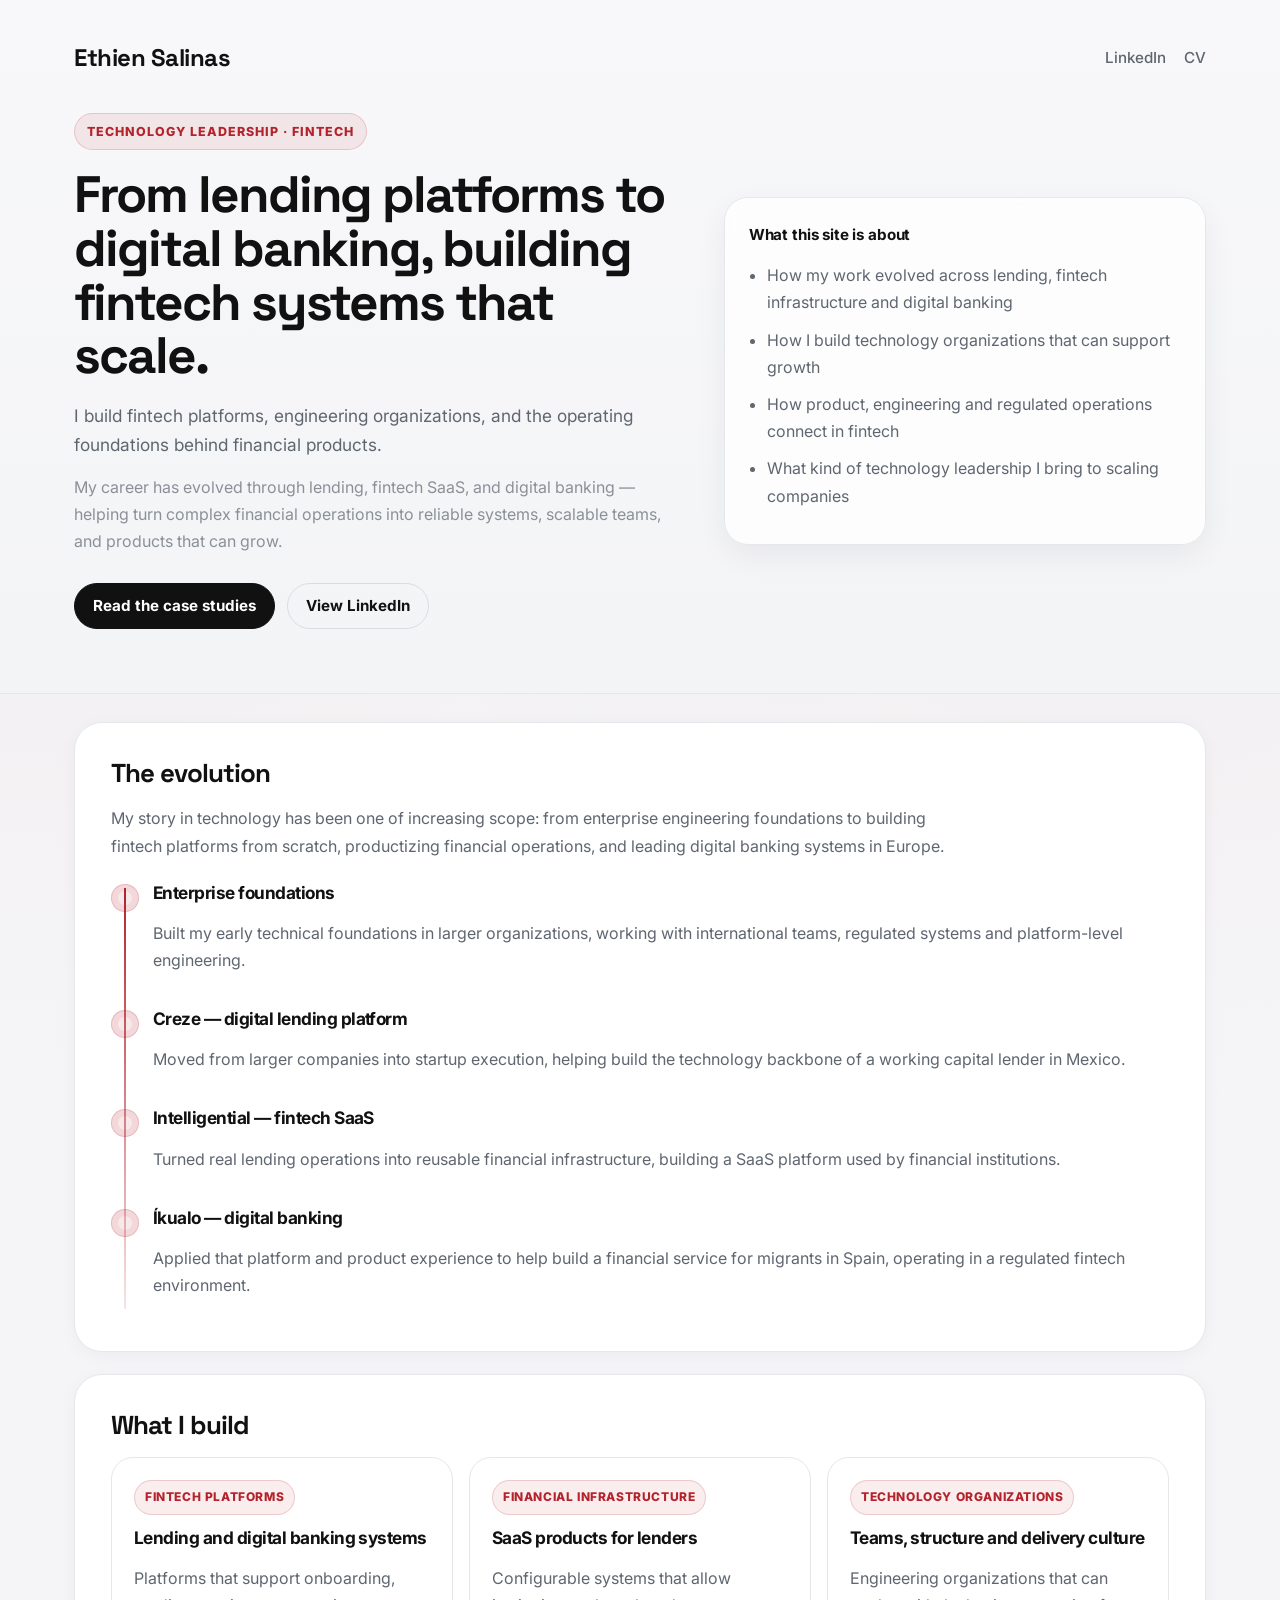
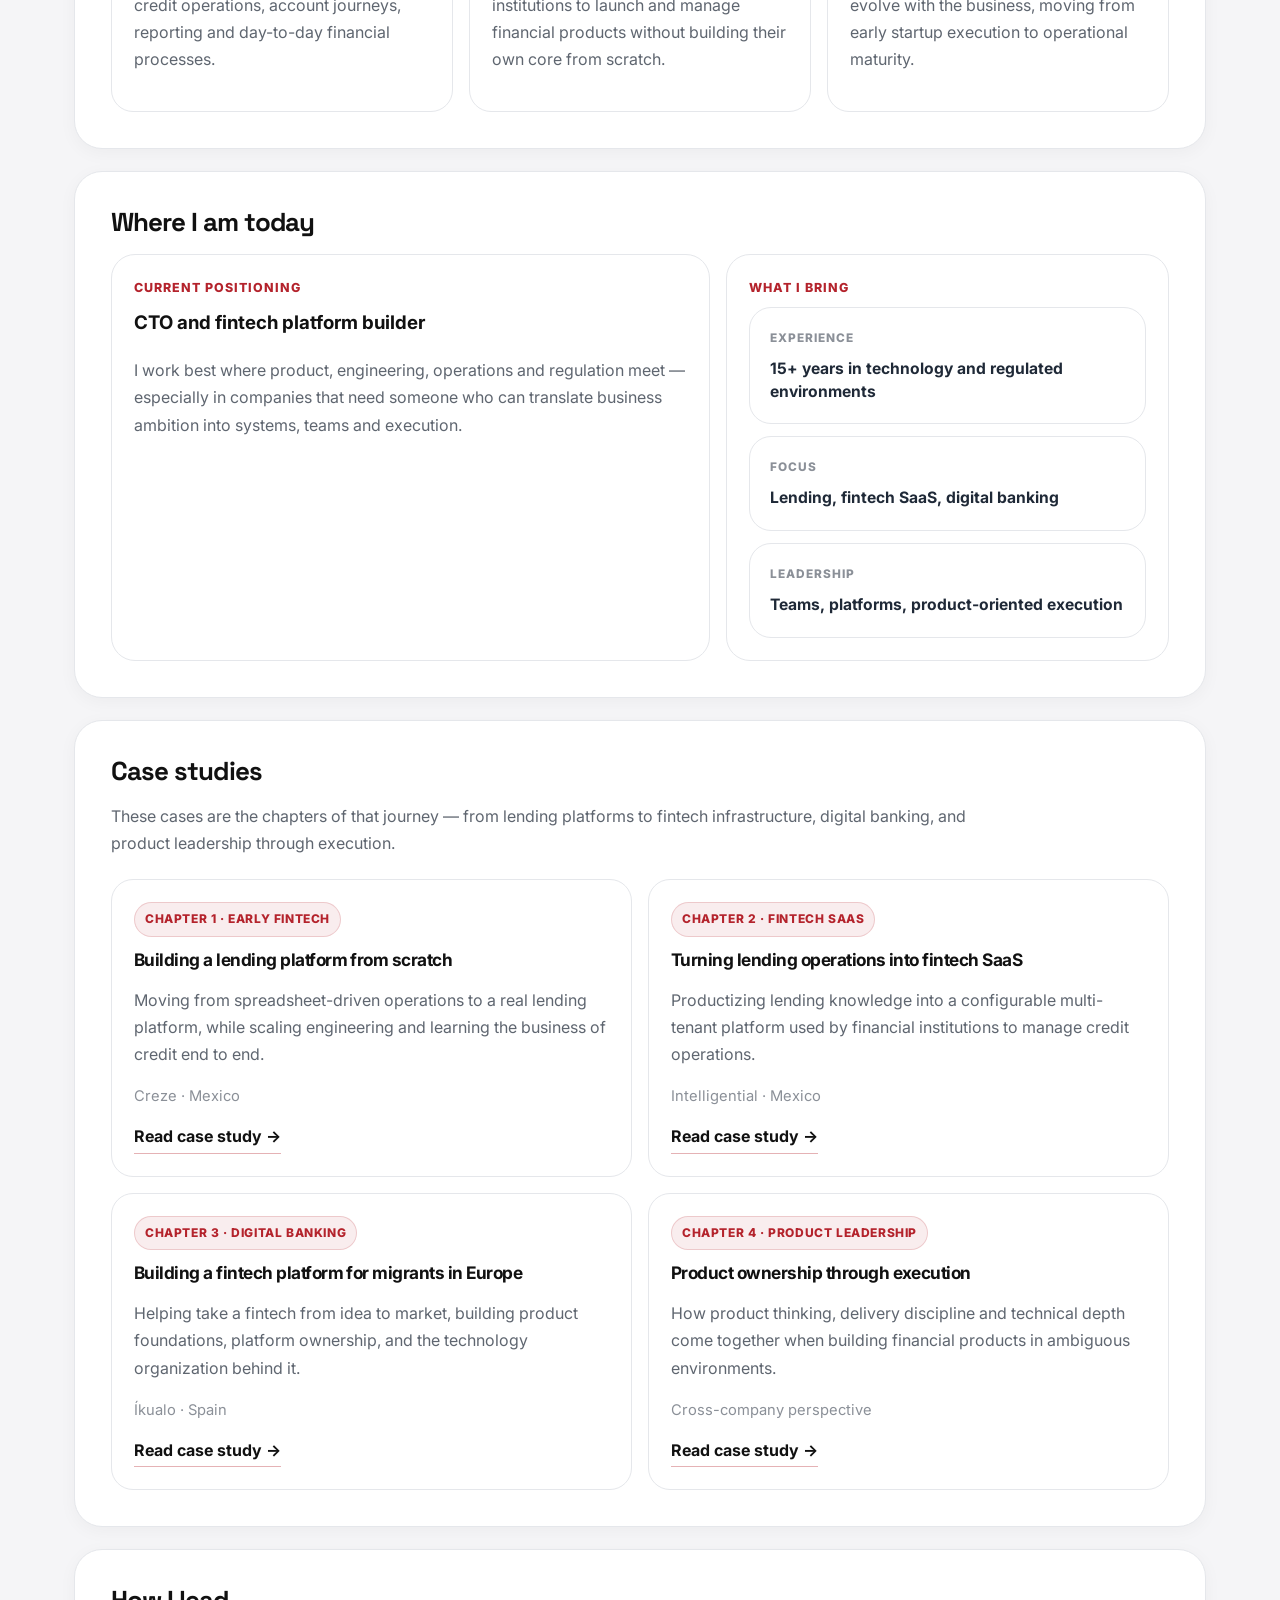
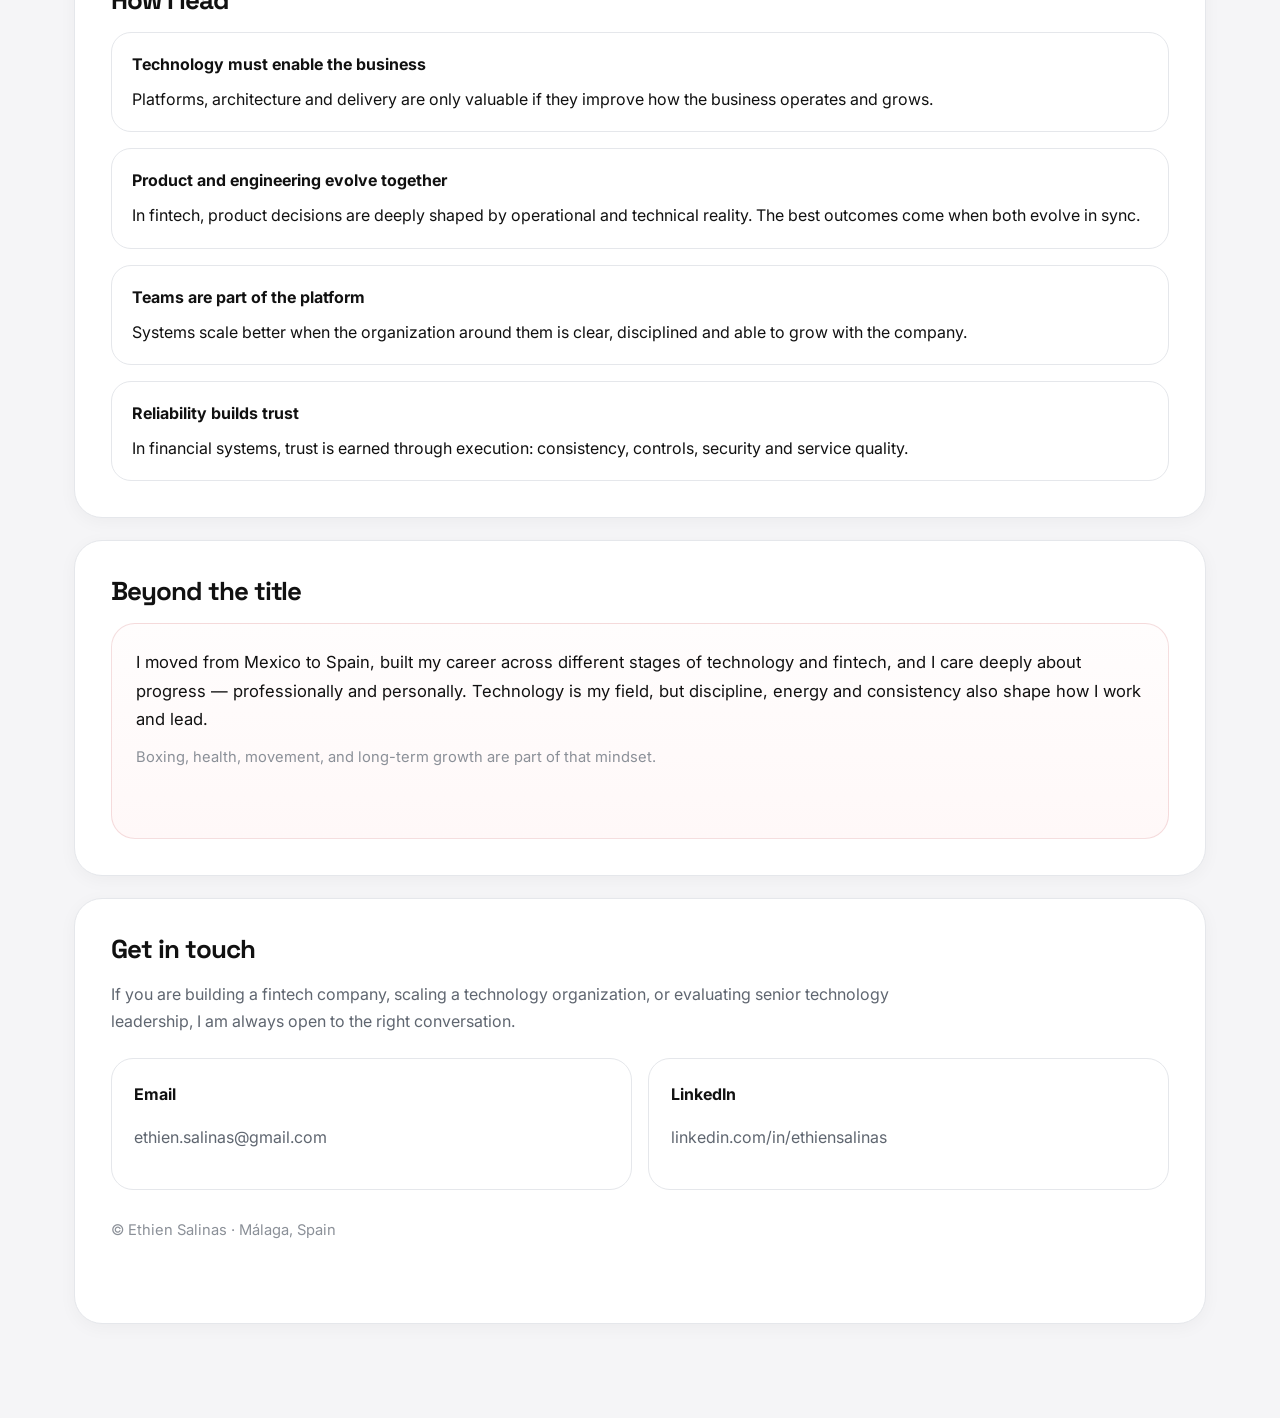
<file: index.html>
<!DOCTYPE html>
<html lang="en">

<head>
  <meta charset="UTF-8" />
  <meta name="viewport" content="width=device-width, initial-scale=1.0" />
  <title>Ethien Salinas | From Lending Platforms to Digital Banking</title>
  <meta name="description"
    content="Ethien Salinas is a technology leader building fintech systems that scale, from lending platforms to financial SaaS and digital banking." />
  <link rel="stylesheet" href="./css/styles.css" />
</head>

<body>
  <header class="hero">
    <div class="container">
      <div class="topbar">
        <div class="brand">Ethien Salinas</div>
        <div class="links">
          <a href="https://www.linkedin.com/in/ethiensalinas" target="_blank" rel="noopener noreferrer">LinkedIn</a>
          <a href="./Ethien-Salinas-CTO-Fintech.pdf" target="_blank" rel="noopener noreferrer">CV</a>
        </div>
      </div>

      <div class="hero-grid">
        <div>
          <div class="eyebrow">Technology Leadership · Fintech</div>
          <h1>From lending platforms to digital banking, building fintech systems that scale.</h1>
          <p class="lead">
            I build fintech platforms, engineering organizations, and the operating foundations behind financial
            products.
          </p>
          <p class="lead-secondary">
            My career has evolved through lending, fintech SaaS, and digital banking — helping turn complex financial
            operations into reliable systems, scalable teams, and products that can grow.
          </p>

          <div class="hero-actions">
            <a class="button button-primary" href="#case-studies">Read the case studies</a>
            <a class="button button-secondary" href="https://www.linkedin.com/in/ethiensalinas" target="_blank"
              rel="noopener noreferrer">View LinkedIn</a>
          </div>
        </div>

        <aside class="hero-panel">
          <h2>What this site is about</h2>
          <ul>
            <li>How my work evolved across lending, fintech infrastructure and digital banking</li>
            <li>How I build technology organizations that can support growth</li>
            <li>How product, engineering and regulated operations connect in fintech</li>
            <li>What kind of technology leadership I bring to scaling companies</li>
          </ul>
        </aside>
      </div>
    </div>
  </header>

  <main>
    <div class="container">
      <section class="section">
        <h2>The evolution</h2>
        <p class="section-intro">
          My story in technology has been one of increasing scope: from enterprise engineering foundations to building
          fintech platforms from scratch, productizing financial operations, and leading digital banking systems in
          Europe.
        </p>

        <div class="timeline">
          <div class="timeline-item">
            <div class="timeline-dot"></div>
            <h3>Enterprise foundations</h3>
            <p>
              Built my early technical foundations in larger organizations, working with international teams, regulated
              systems and platform-level engineering.
            </p>
          </div>

          <div class="timeline-item">
            <div class="timeline-dot"></div>
            <h3>Creze — digital lending platform</h3>
            <p>
              Moved from larger companies into startup execution, helping build the technology backbone of a working
              capital lender in Mexico.
            </p>
          </div>

          <div class="timeline-item">
            <div class="timeline-dot"></div>
            <h3>Intelligential — fintech SaaS</h3>
            <p>
              Turned real lending operations into reusable financial infrastructure, building a SaaS platform used by
              financial institutions.
            </p>
          </div>

          <div class="timeline-item">
            <div class="timeline-dot"></div>
            <h3>Íkualo — digital banking</h3>
            <p>
              Applied that platform and product experience to help build a financial service for migrants in Spain,
              operating in a regulated fintech environment.
            </p>
          </div>
        </div>
      </section>

      <section class="section">
        <h2>What I build</h2>
        <div class="grid-3">
          <article class="card">
            <div class="tag">Fintech Platforms</div>
            <h3>Lending and digital banking systems</h3>
            <p>
              Platforms that support onboarding, credit operations, account journeys, reporting and day-to-day financial
              processes.
            </p>
          </article>

          <article class="card">
            <div class="tag">Financial Infrastructure</div>
            <h3>SaaS products for lenders</h3>
            <p>
              Configurable systems that allow institutions to launch and manage financial products without building
              their own core from scratch.
            </p>
          </article>

          <article class="card">
            <div class="tag">Technology Organizations</div>
            <h3>Teams, structure and delivery culture</h3>
            <p>
              Engineering organizations that can evolve with the business, moving from early startup execution to
              operational maturity.
            </p>
          </article>
        </div>
      </section>

      <section class="section">
        <h2>Where I am today</h2>
        <div class="split-highlight">
          <div class="highlight-panel">
            <span class="kicker">Current positioning</span>
            <h3 style="margin-top: 0;">CTO and fintech platform builder</h3>
            <p class="section-intro" style="margin-bottom: 0;">
              I work best where product, engineering, operations and regulation meet — especially in companies that need
              someone who can translate business ambition into systems, teams and execution.
            </p>
          </div>

          <div class="highlight-panel">
            <span class="kicker">What I bring</span>
            <div class="stats" style="grid-template-columns: 1fr; gap: 12px;">
              <div class="stat">
                <span class="label">Experience</span>
                <div class="value">15+ years in technology and regulated environments</div>
              </div>
              <div class="stat">
                <span class="label">Focus</span>
                <div class="value">Lending, fintech SaaS, digital banking</div>
              </div>
              <div class="stat">
                <span class="label">Leadership</span>
                <div class="value">Teams, platforms, product-oriented execution</div>
              </div>
            </div>
          </div>
        </div>
      </section>

      <section class="section" id="case-studies">
        <h2>Case studies</h2>
        <p class="section-intro">
          These cases are the chapters of that journey — from lending platforms to fintech infrastructure, digital
          banking, and product leadership through execution.
        </p>

        <div class="grid-2">
          <article class="card">
            <div class="tag">Chapter 1 · Early fintech</div>
            <h3>Building a lending platform from scratch</h3>
            <p>
              Moving from spreadsheet-driven operations to a real lending platform, while scaling engineering and
              learning the business of credit end to end.
            </p>
            <div class="meta">Creze · Mexico</div>
            <div style="margin-top: 14px;">
              <a class="read-more" href="./case-studies/creze-lending-platform.html">Read case study →</a>
            </div>
          </article>

          <article class="card">
            <div class="tag">Chapter 2 · Fintech SaaS</div>
            <h3>Turning lending operations into fintech SaaS</h3>
            <p>
              Productizing lending knowledge into a configurable multi-tenant platform used by financial institutions to
              manage credit operations.
            </p>
            <div class="meta">Intelligential · Mexico</div>
            <div style="margin-top: 14px;">
              <a class="read-more" href="./case-studies/intelligential-fintech-saas.html">Read case study →</a>
            </div>
          </article>

          <article class="card">
            <div class="tag">Chapter 3 · Digital banking</div>
            <h3>Building a fintech platform for migrants in Europe</h3>
            <p>
              Helping take a fintech from idea to market, building product foundations, platform ownership, and the
              technology organization behind it.
            </p>
            <div class="meta">Íkualo · Spain</div>
            <div style="margin-top: 14px;">
              <a class="read-more" href="./case-studies/scaling-fintech.html">Read case study →</a>
            </div>
          </article>

          <article class="card">
            <div class="tag">Chapter 4 · Product leadership</div>
            <h3>Product ownership through execution</h3>
            <p>
              How product thinking, delivery discipline and technical depth come together when building financial
              products in ambiguous environments.
            </p>
            <div class="meta">Cross-company perspective</div>
            <div style="margin-top: 14px;">
              <a class="read-more" href="./case-studies/product-ownership.html">Read case study →</a>
            </div>
          </article>
        </div>
      </section>

      <section class="section">
        <h2>How I lead</h2>
        <div class="principles">
          <div class="principle">
            <strong>Technology must enable the business</strong>
            Platforms, architecture and delivery are only valuable if they improve how the business operates and grows.
          </div>

          <div class="principle">
            <strong>Product and engineering evolve together</strong>
            In fintech, product decisions are deeply shaped by operational and technical reality. The best outcomes come
            when both evolve in sync.
          </div>

          <div class="principle">
            <strong>Teams are part of the platform</strong>
            Systems scale better when the organization around them is clear, disciplined and able to grow with the
            company.
          </div>

          <div class="principle">
            <strong>Reliability builds trust</strong>
            In financial systems, trust is earned through execution: consistency, controls, security and service
            quality.
          </div>
        </div>
      </section>

      <section class="section">
        <h2>Beyond the title</h2>
        <div class="quote">
          <p>
            I moved from Mexico to Spain, built my career across different stages of technology and fintech, and I care
            deeply about progress — professionally and personally. Technology is my field, but discipline, energy and
            consistency also shape how I work and lead.
          </p>
          <footer>Boxing, health, movement, and long-term growth are part of that mindset.</footer>
        </div>
      </section>

      <section class="section">
        <h2>Get in touch</h2>
        <p class="section-intro">
          If you are building a fintech company, scaling a technology organization, or evaluating senior technology
          leadership, I am always open to the right conversation.
        </p>

        <div class="contact-grid">
          <div class="contact-card">
            <h3>Email</h3>
            <p><a href="mailto:ethien.salinas@gmail.com">ethien.salinas@gmail.com</a></p>
          </div>

          <div class="contact-card">
            <h3>LinkedIn</h3>
            <p><a href="https://www.linkedin.com/in/ethiensalinas" target="_blank"
                rel="noopener noreferrer">linkedin.com/in/ethiensalinas</a></p>
          </div>
        </div>

        <footer style="padding-top: 28px;">
          © Ethien Salinas · Málaga, Spain
        </footer>
      </section>
    </div>
  </main>
</body>

</html>
</file>
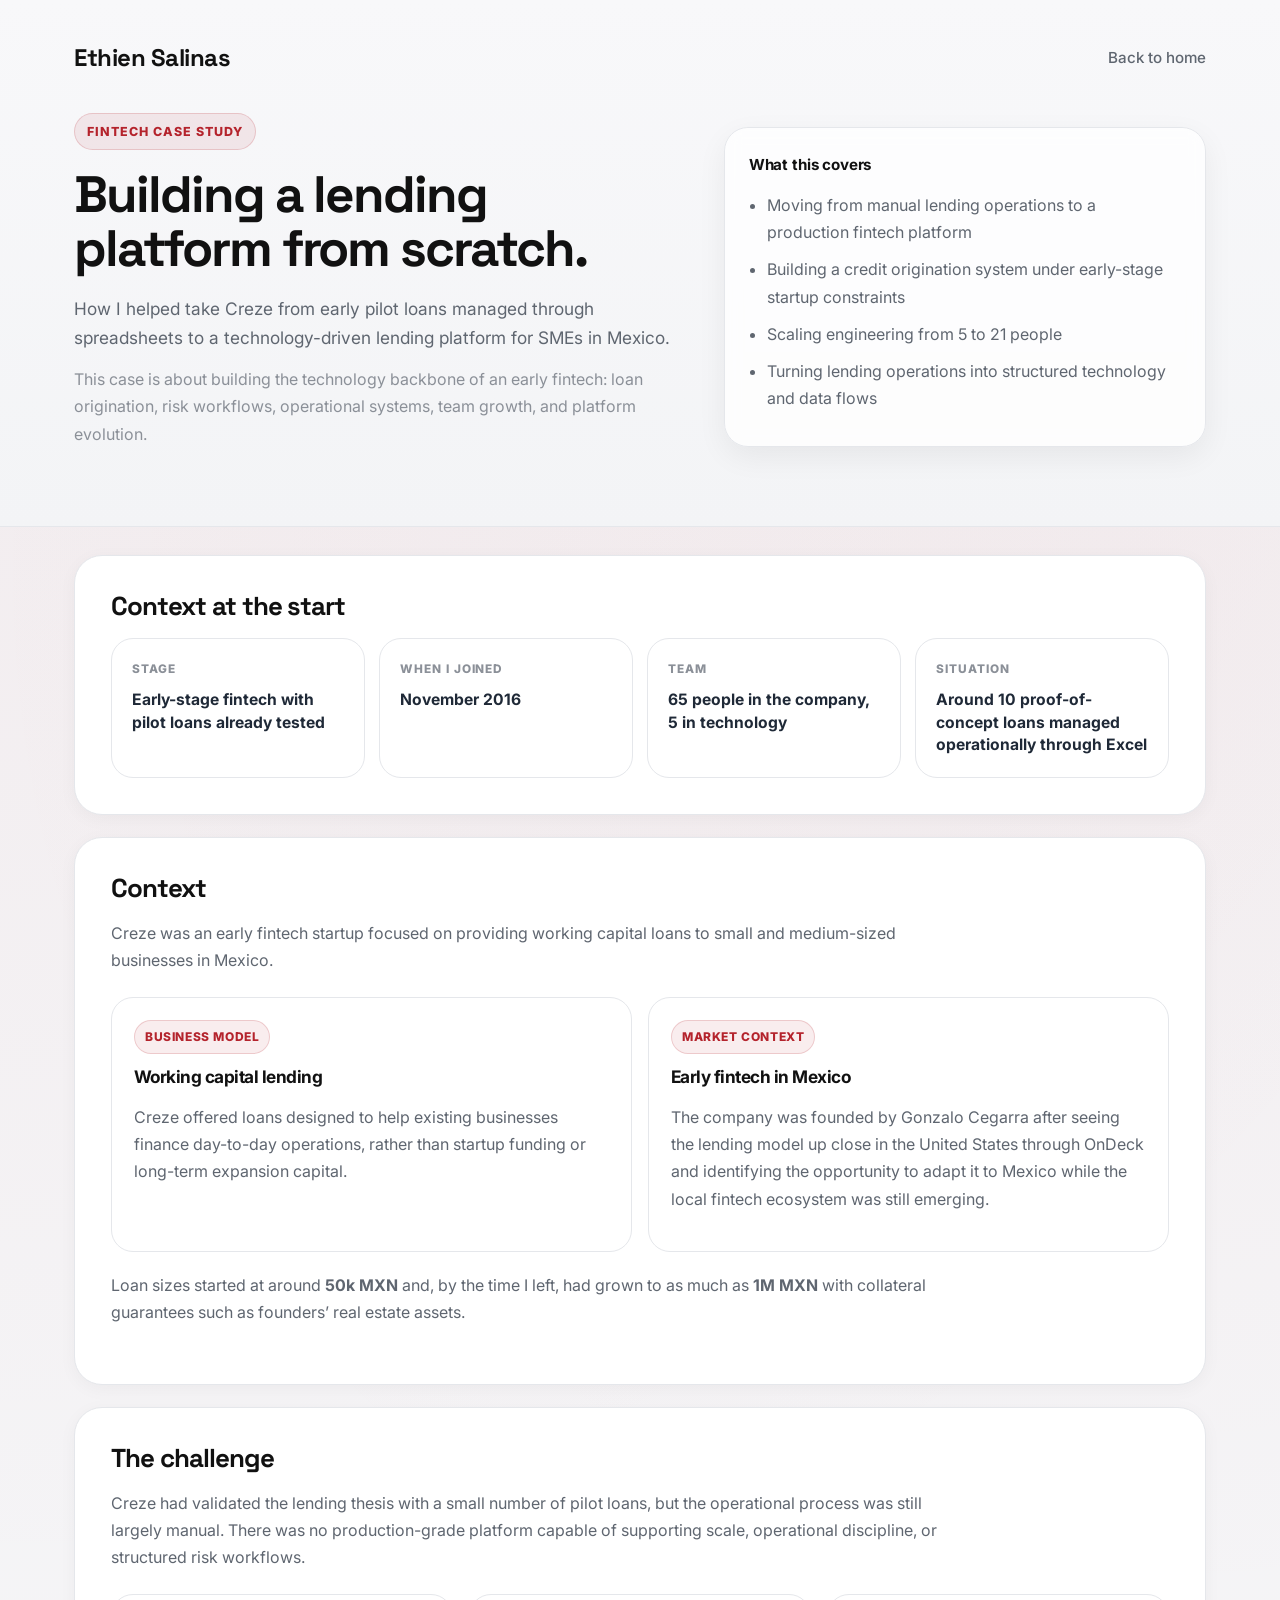
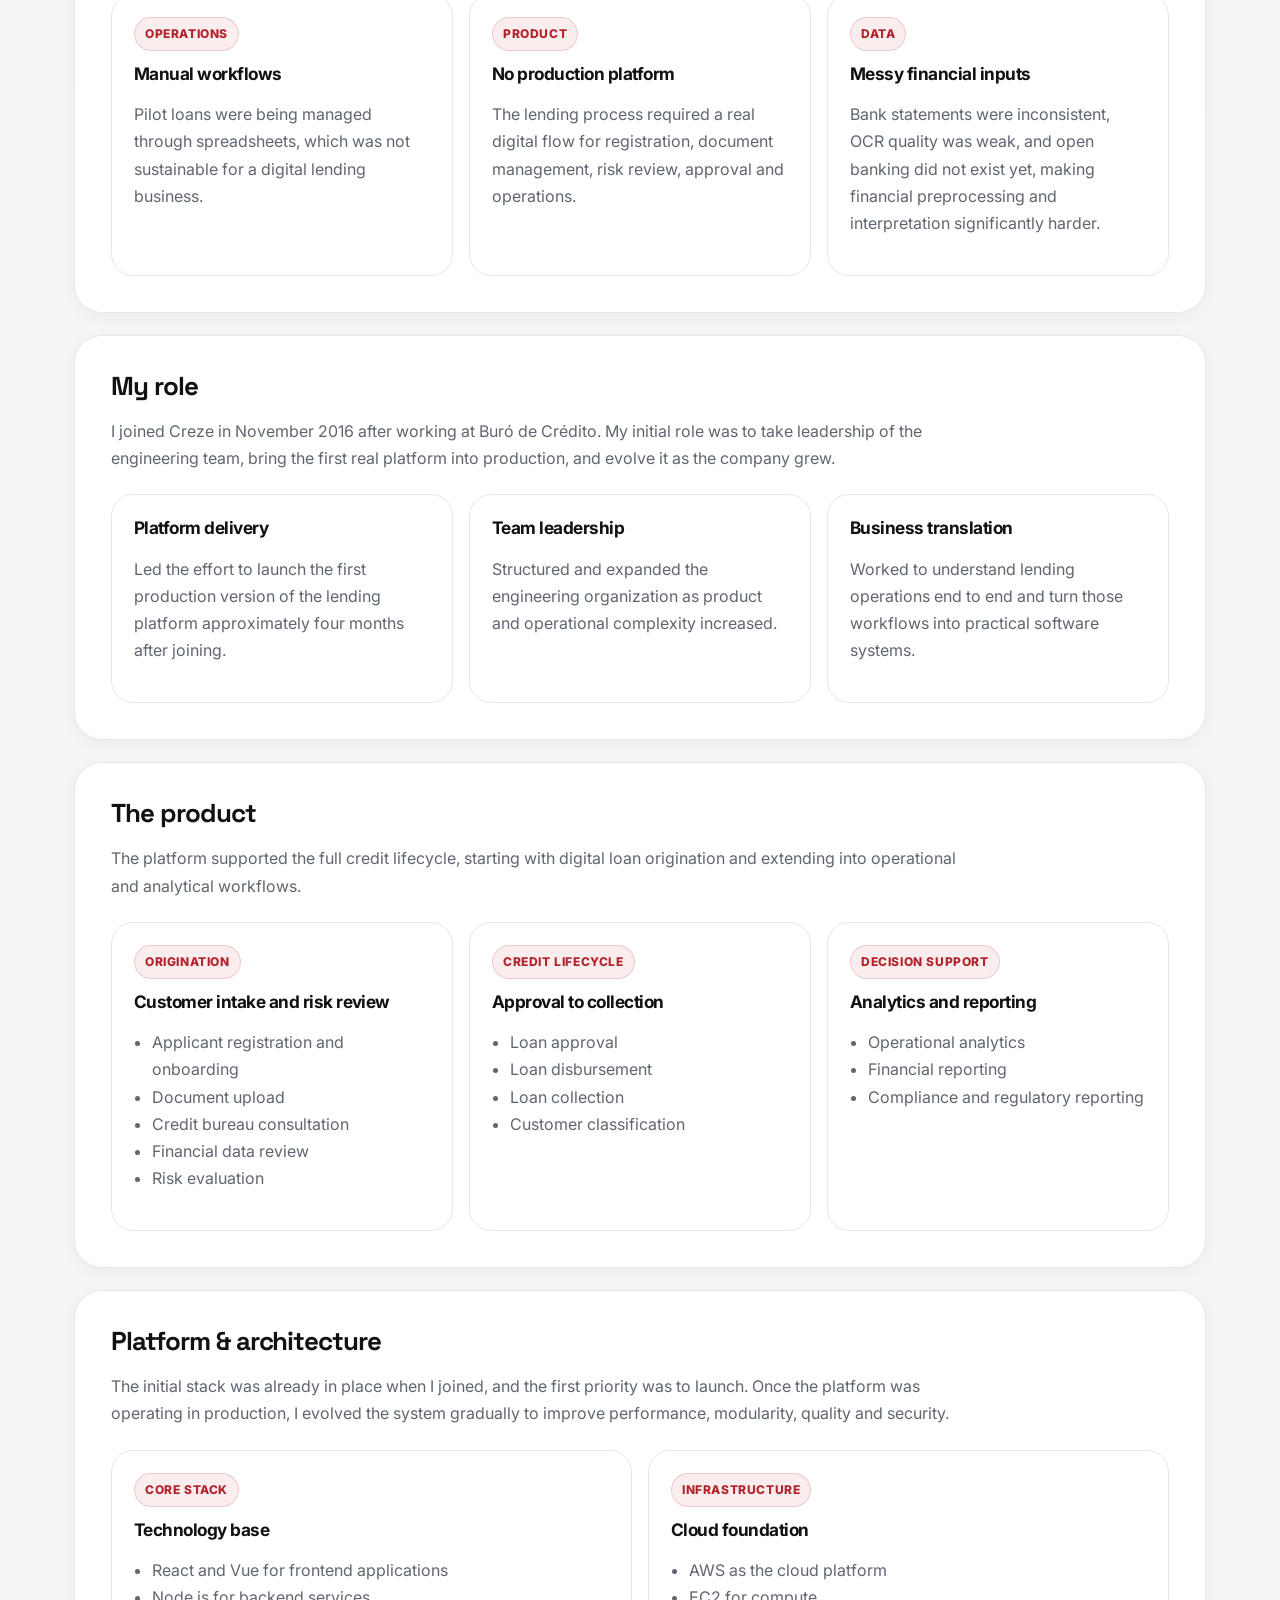
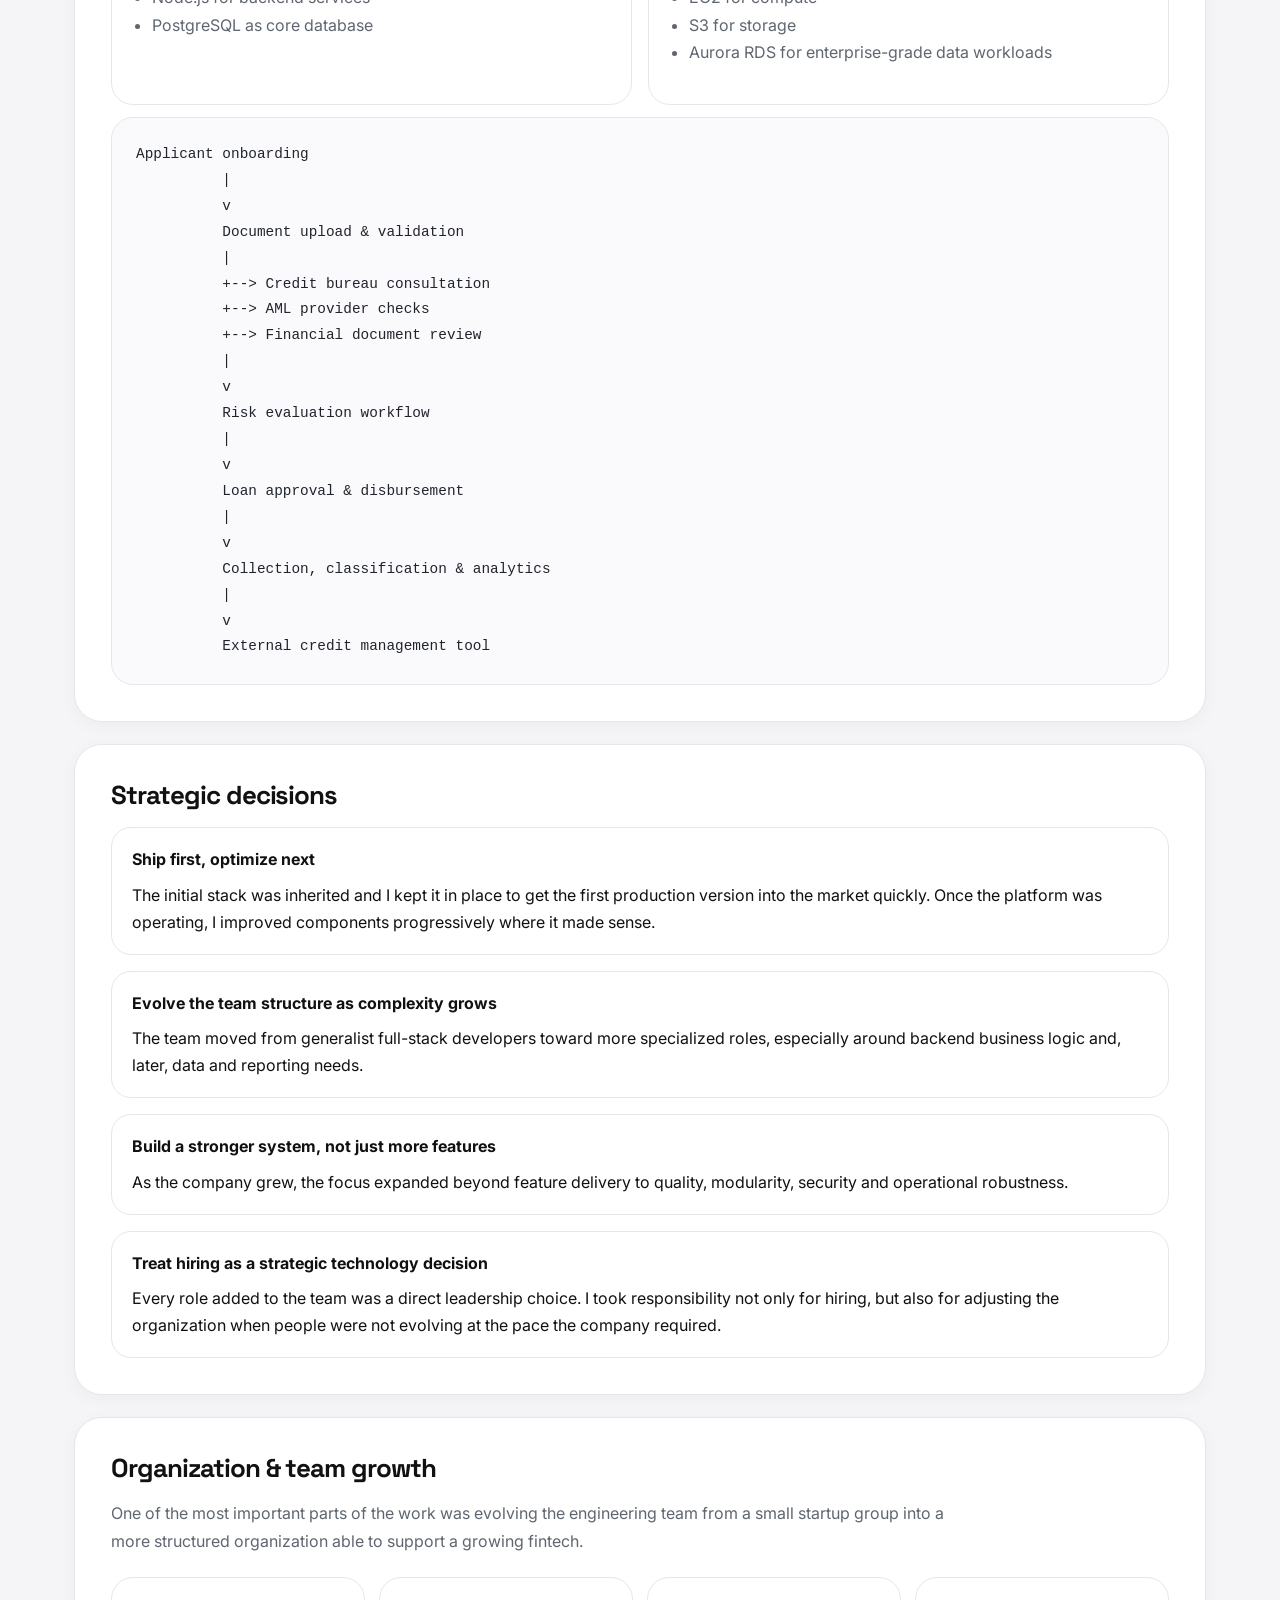
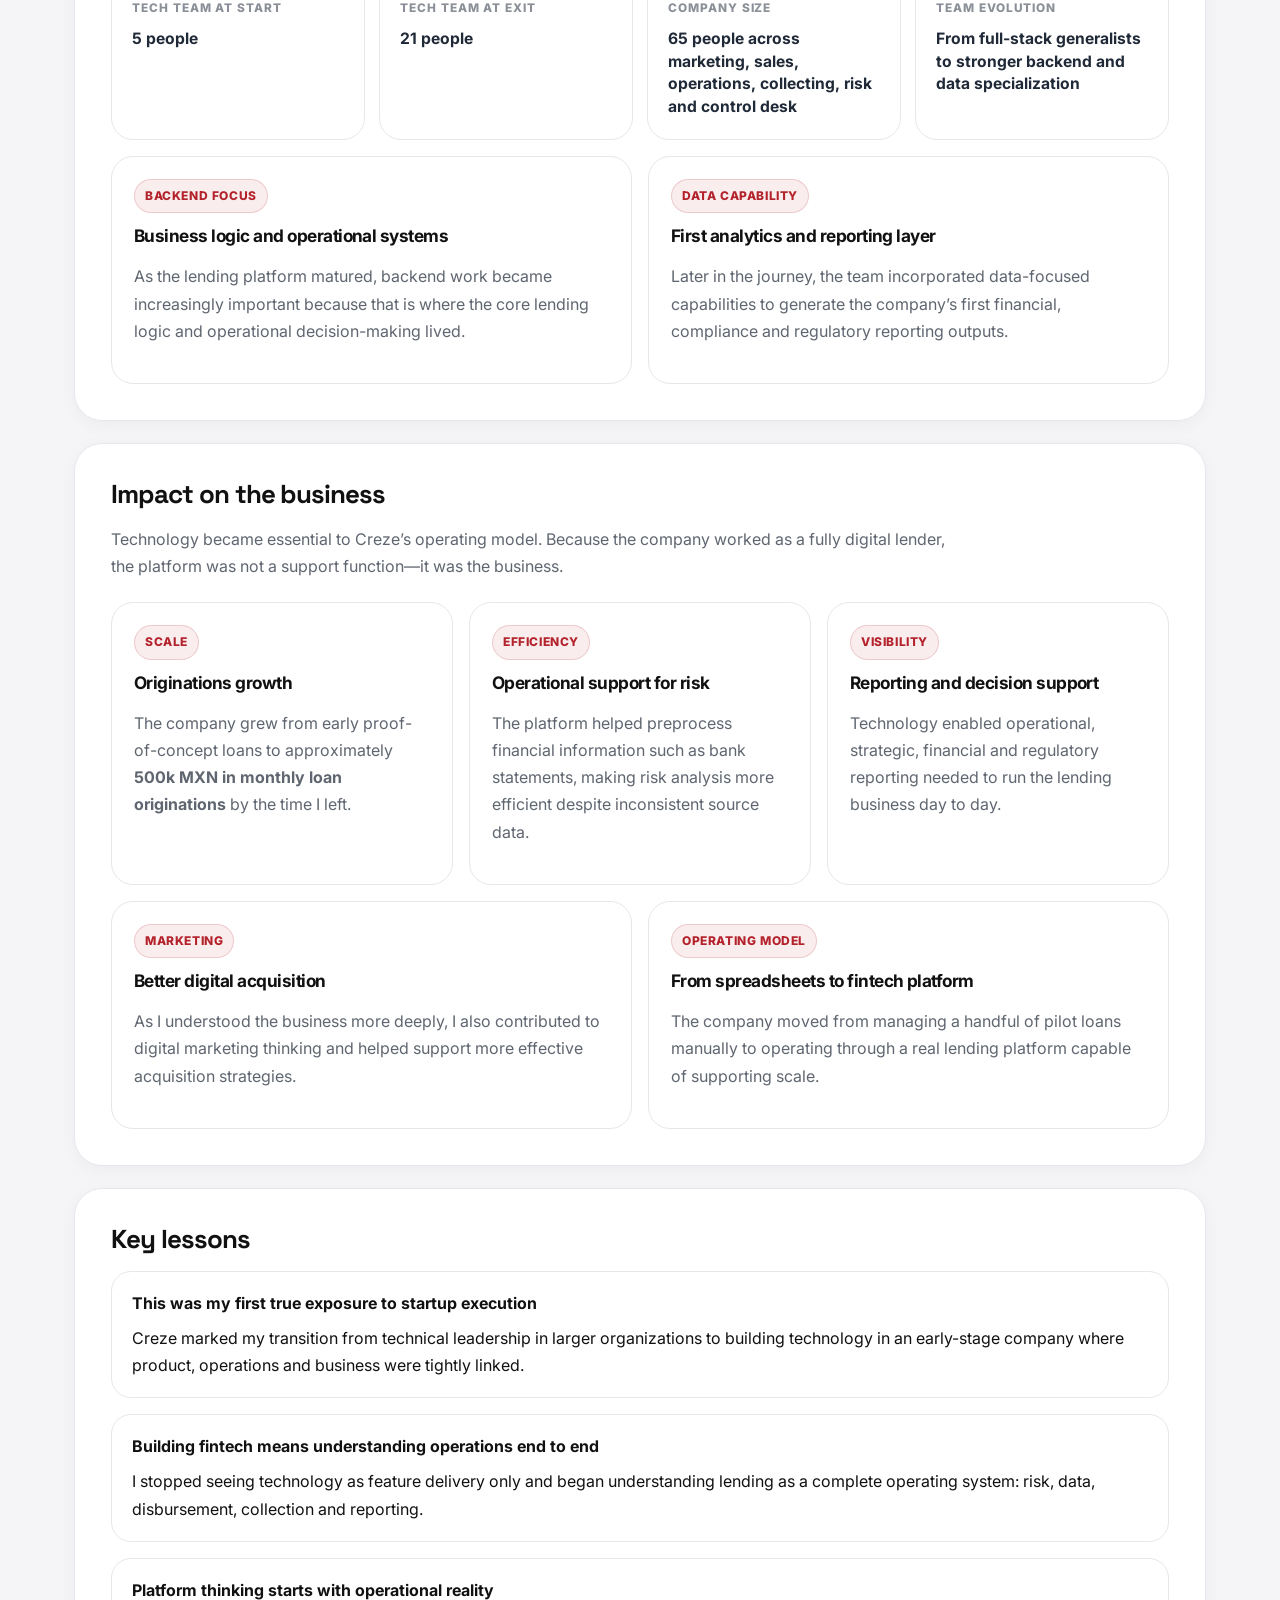
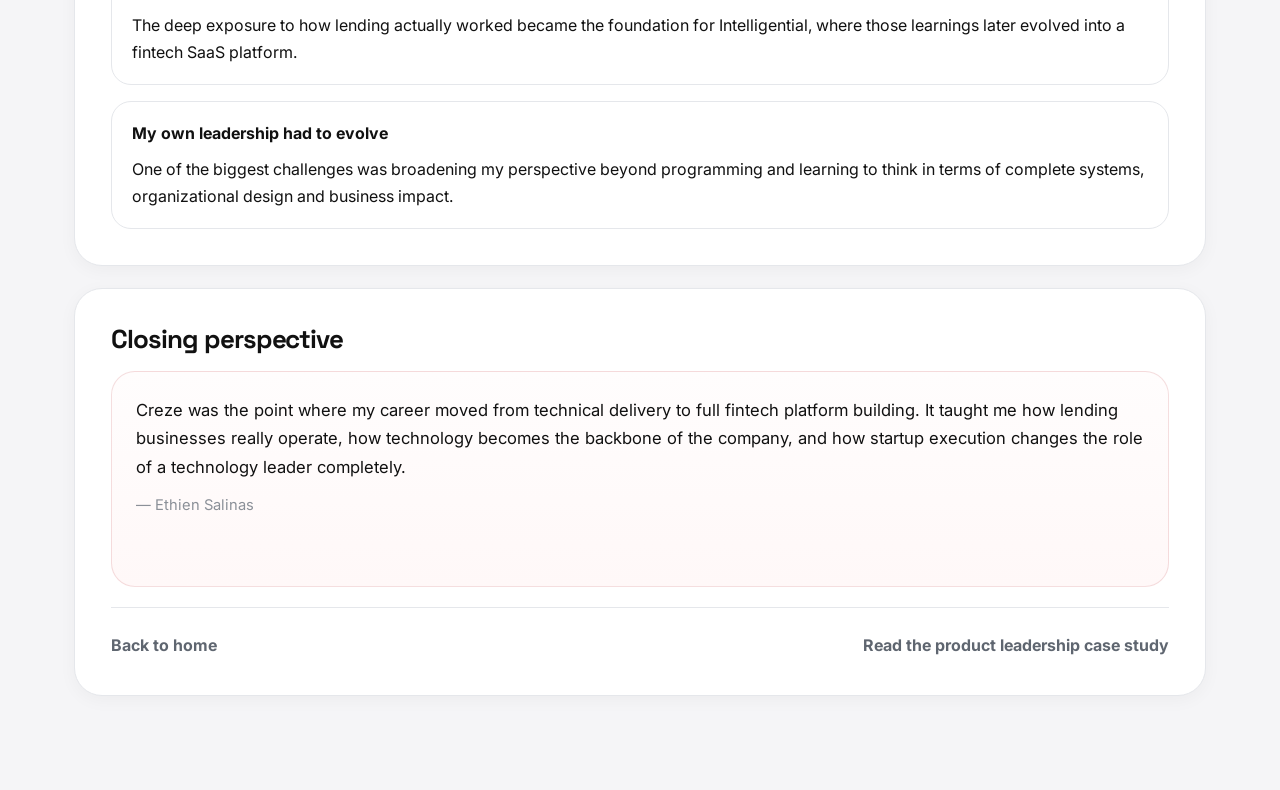
<file: case-studies/creze-lending-platform.html>
<!DOCTYPE html>
<html lang="en">

<head>
  <meta charset="UTF-8" />
  <meta name="viewport" content="width=device-width, initial-scale=1.0" />
  <title>Building a Lending Platform from Scratch | Ethien Salinas</title>
  <meta name="description"
    content="How Ethien Salinas helped build Creze from early pilot loans managed in spreadsheets into a technology-driven lending fintech platform in Mexico." />
  <link rel="stylesheet" href="../css/styles.css" />
</head>

<body>
  <header class="hero">
    <div class="container">
      <div class="topbar">
        <div class="brand">Ethien Salinas</div>
        <a class="back-link" href="../index.html">Back to home</a>
      </div>

      <div class="hero-grid">
        <div>
          <div class="eyebrow">Fintech Case Study</div>
          <h1>Building a lending platform from scratch.</h1>
          <p class="lead">
            How I helped take Creze from early pilot loans managed through spreadsheets to a technology-driven lending
            platform for SMEs in Mexico.
          </p>
          <p class="lead-secondary">
            This case is about building the technology backbone of an early fintech: loan origination, risk workflows,
            operational systems, team growth, and platform evolution.
          </p>
        </div>

        <aside class="hero-panel">
          <h2>What this covers</h2>
          <ul>
            <li>Moving from manual lending operations to a production fintech platform</li>
            <li>Building a credit origination system under early-stage startup constraints</li>
            <li>Scaling engineering from 5 to 21 people</li>
            <li>Turning lending operations into structured technology and data flows</li>
          </ul>
        </aside>
      </div>
    </div>
  </header>

  <main>
    <div class="container">
      <section class="section">
        <h2>Context at the start</h2>
        <div class="stats">
          <div class="stat">
            <span class="label">Stage</span>
            <div class="value">Early-stage fintech with pilot loans already tested</div>
          </div>
          <div class="stat">
            <span class="label">When I joined</span>
            <div class="value">November 2016</div>
          </div>
          <div class="stat">
            <span class="label">Team</span>
            <div class="value">65 people in the company, 5 in technology</div>
          </div>
          <div class="stat">
            <span class="label">Situation</span>
            <div class="value">Around 10 proof-of-concept loans managed operationally through Excel</div>
          </div>
        </div>
      </section>

      <section class="section">
        <h2>Context</h2>
        <p class="section-intro">
          Creze was an early fintech startup focused on providing working capital loans to small and medium-sized
          businesses in Mexico.
        </p>

        <div class="grid-2">
          <article class="card">
            <div class="tag">Business model</div>
            <h3>Working capital lending</h3>
            <p>
              Creze offered loans designed to help existing businesses finance day-to-day operations, rather than
              startup funding or long-term expansion capital.
            </p>
          </article>

          <article class="card">
            <div class="tag">Market context</div>
            <h3>Early fintech in Mexico</h3>
            <p>
              The company was founded by Gonzalo Cegarra after seeing the lending model up close in the United States
              through OnDeck and identifying the opportunity to adapt it to Mexico while the local fintech ecosystem was
              still emerging.
            </p>
          </article>
        </div>

        <p class="section-intro" style="margin-top: 20px;">
          Loan sizes started at around <strong>50k MXN</strong> and, by the time I left, had grown to as much as
          <strong>1M MXN</strong> with collateral guarantees such as founders’ real estate assets.
        </p>
      </section>

      <section class="section">
        <h2>The challenge</h2>
        <p class="section-intro">
          Creze had validated the lending thesis with a small number of pilot loans, but the operational process was
          still largely manual. There was no production-grade platform capable of supporting scale, operational
          discipline, or structured risk workflows.
        </p>

        <div class="grid-3">
          <article class="card">
            <div class="tag">Operations</div>
            <h3>Manual workflows</h3>
            <p>
              Pilot loans were being managed through spreadsheets, which was not sustainable for a digital lending
              business.
            </p>
          </article>

          <article class="card">
            <div class="tag">Product</div>
            <h3>No production platform</h3>
            <p>
              The lending process required a real digital flow for registration, document management, risk review,
              approval and operations.
            </p>
          </article>

          <article class="card">
            <div class="tag">Data</div>
            <h3>Messy financial inputs</h3>
            <p>
              Bank statements were inconsistent, OCR quality was weak, and open banking did not exist yet, making
              financial preprocessing and interpretation significantly harder.
            </p>
          </article>
        </div>
      </section>

      <section class="section">
        <h2>My role</h2>
        <p class="section-intro">
          I joined Creze in November 2016 after working at Buró de Crédito. My initial role was to take leadership of
          the engineering team, bring the first real platform into production, and evolve it as the company grew.
        </p>

        <div class="grid-3">
          <article class="card">
            <h3>Platform delivery</h3>
            <p>
              Led the effort to launch the first production version of the lending platform approximately four months
              after joining.
            </p>
          </article>

          <article class="card">
            <h3>Team leadership</h3>
            <p>
              Structured and expanded the engineering organization as product and operational complexity increased.
            </p>
          </article>

          <article class="card">
            <h3>Business translation</h3>
            <p>
              Worked to understand lending operations end to end and turn those workflows into practical software
              systems.
            </p>
          </article>
        </div>
      </section>

      <section class="section">
        <h2>The product</h2>
        <p class="section-intro">
          The platform supported the full credit lifecycle, starting with digital loan origination and extending into
          operational and analytical workflows.
        </p>

        <div class="grid-3">
          <article class="card">
            <div class="tag">Origination</div>
            <h3>Customer intake and risk review</h3>
            <ul>
              <li>Applicant registration and onboarding</li>
              <li>Document upload</li>
              <li>Credit bureau consultation</li>
              <li>Financial data review</li>
              <li>Risk evaluation</li>
            </ul>
          </article>

          <article class="card">
            <div class="tag">Credit lifecycle</div>
            <h3>Approval to collection</h3>
            <ul>
              <li>Loan approval</li>
              <li>Loan disbursement</li>
              <li>Loan collection</li>
              <li>Customer classification</li>
            </ul>
          </article>

          <article class="card">
            <div class="tag">Decision support</div>
            <h3>Analytics and reporting</h3>
            <ul>
              <li>Operational analytics</li>
              <li>Financial reporting</li>
              <li>Compliance and regulatory reporting</li>
            </ul>
          </article>
        </div>
      </section>

      <section class="section">
        <h2>Platform & architecture</h2>
        <p class="section-intro">
          The initial stack was already in place when I joined, and the first priority was to launch. Once the platform
          was operating in production, I evolved the system gradually to improve performance, modularity, quality and
          security.
        </p>

        <div class="grid-2">
          <article class="card">
            <div class="tag">Core stack</div>
            <h3>Technology base</h3>
            <ul>
              <li>React and Vue for frontend applications</li>
              <li>Node.js for backend services</li>
              <li>PostgreSQL as core database</li>
            </ul>
          </article>

          <article class="card">
            <div class="tag">Infrastructure</div>
            <h3>Cloud foundation</h3>
            <ul>
              <li>AWS as the cloud platform</li>
              <li>EC2 for compute</li>
              <li>S3 for storage</li>
              <li>Aurora RDS for enterprise-grade data workloads</li>
            </ul>
          </article>
        </div>

        <div class="architecture">Applicant onboarding
          |
          v
          Document upload & validation
          |
          +--> Credit bureau consultation
          +--> AML provider checks
          +--> Financial document review
          |
          v
          Risk evaluation workflow
          |
          v
          Loan approval & disbursement
          |
          v
          Collection, classification & analytics
          |
          v
          External credit management tool</div>
      </section>

      <section class="section">
        <h2>Strategic decisions</h2>
        <div class="principles">
          <div class="principle">
            <strong>Ship first, optimize next</strong>
            The initial stack was inherited and I kept it in place to get the first production version into the market
            quickly. Once the platform was operating, I improved components progressively where it made sense.
          </div>

          <div class="principle">
            <strong>Evolve the team structure as complexity grows</strong>
            The team moved from generalist full-stack developers toward more specialized roles, especially around
            backend business logic and, later, data and reporting needs.
          </div>

          <div class="principle">
            <strong>Build a stronger system, not just more features</strong>
            As the company grew, the focus expanded beyond feature delivery to quality, modularity, security and
            operational robustness.
          </div>

          <div class="principle">
            <strong>Treat hiring as a strategic technology decision</strong>
            Every role added to the team was a direct leadership choice. I took responsibility not only for hiring, but
            also for adjusting the organization when people were not evolving at the pace the company required.
          </div>
        </div>
      </section>

      <section class="section">
        <h2>Organization & team growth</h2>
        <p class="section-intro">
          One of the most important parts of the work was evolving the engineering team from a small startup group into
          a more structured organization able to support a growing fintech.
        </p>

        <div class="stats">
          <div class="stat">
            <span class="label">Tech team at start</span>
            <div class="value">5 people</div>
          </div>
          <div class="stat">
            <span class="label">Tech team at exit</span>
            <div class="value">21 people</div>
          </div>
          <div class="stat">
            <span class="label">Company size</span>
            <div class="value">65 people across marketing, sales, operations, collecting, risk and control desk</div>
          </div>
          <div class="stat">
            <span class="label">Team evolution</span>
            <div class="value">From full-stack generalists to stronger backend and data specialization</div>
          </div>
        </div>

        <div class="grid-2" style="margin-top: 16px;">
          <article class="card">
            <div class="tag">Backend focus</div>
            <h3>Business logic and operational systems</h3>
            <p>
              As the lending platform matured, backend work became increasingly important because that is where the core
              lending logic and operational decision-making lived.
            </p>
          </article>

          <article class="card">
            <div class="tag">Data capability</div>
            <h3>First analytics and reporting layer</h3>
            <p>
              Later in the journey, the team incorporated data-focused capabilities to generate the company’s first
              financial, compliance and regulatory reporting outputs.
            </p>
          </article>
        </div>
      </section>

      <section class="section">
        <h2>Impact on the business</h2>
        <p class="section-intro">
          Technology became essential to Creze’s operating model. Because the company worked as a fully digital lender,
          the platform was not a support function—it was the business.
        </p>

        <div class="grid-3">
          <article class="card">
            <div class="tag">Scale</div>
            <h3>Originations growth</h3>
            <p>
              The company grew from early proof-of-concept loans to approximately <strong>500k MXN in monthly loan
                originations</strong> by the time I left.
            </p>
          </article>

          <article class="card">
            <div class="tag">Efficiency</div>
            <h3>Operational support for risk</h3>
            <p>
              The platform helped preprocess financial information such as bank statements, making risk analysis more
              efficient despite inconsistent source data.
            </p>
          </article>

          <article class="card">
            <div class="tag">Visibility</div>
            <h3>Reporting and decision support</h3>
            <p>
              Technology enabled operational, strategic, financial and regulatory reporting needed to run the lending
              business day to day.
            </p>
          </article>
        </div>

        <div class="grid-2" style="margin-top: 16px;">
          <article class="card">
            <div class="tag">Marketing</div>
            <h3>Better digital acquisition</h3>
            <p>
              As I understood the business more deeply, I also contributed to digital marketing thinking and helped
              support more effective acquisition strategies.
            </p>
          </article>

          <article class="card">
            <div class="tag">Operating model</div>
            <h3>From spreadsheets to fintech platform</h3>
            <p>
              The company moved from managing a handful of pilot loans manually to operating through a real lending
              platform capable of supporting scale.
            </p>
          </article>
        </div>
      </section>

      <section class="section">
        <h2>Key lessons</h2>
        <div class="principles">
          <div class="principle">
            <strong>This was my first true exposure to startup execution</strong>
            Creze marked my transition from technical leadership in larger organizations to building technology in an
            early-stage company where product, operations and business were tightly linked.
          </div>

          <div class="principle">
            <strong>Building fintech means understanding operations end to end</strong>
            I stopped seeing technology as feature delivery only and began understanding lending as a complete operating
            system: risk, data, disbursement, collection and reporting.
          </div>

          <div class="principle">
            <strong>Platform thinking starts with operational reality</strong>
            The deep exposure to how lending actually worked became the foundation for Intelligential, where those
            learnings later evolved into a fintech SaaS platform.
          </div>

          <div class="principle">
            <strong>My own leadership had to evolve</strong>
            One of the biggest challenges was broadening my perspective beyond programming and learning to think in
            terms of complete systems, organizational design and business impact.
          </div>
        </div>
      </section>

      <section class="section">
        <h2>Closing perspective</h2>
        <div class="quote">
          <p>
            Creze was the point where my career moved from technical delivery to full fintech platform building. It
            taught me how lending businesses really operate, how technology becomes the backbone of the company, and how
            startup execution changes the role of a technology leader completely.
          </p>
          <footer>— Ethien Salinas</footer>
        </div>

        <div class="footer-nav">
          <a href="../index.html">Back to home</a>
          <a href="./product-ownership.html">Read the product leadership case study</a>
        </div>
      </section>
    </div>
  </main>
</body>

</html>
</file>
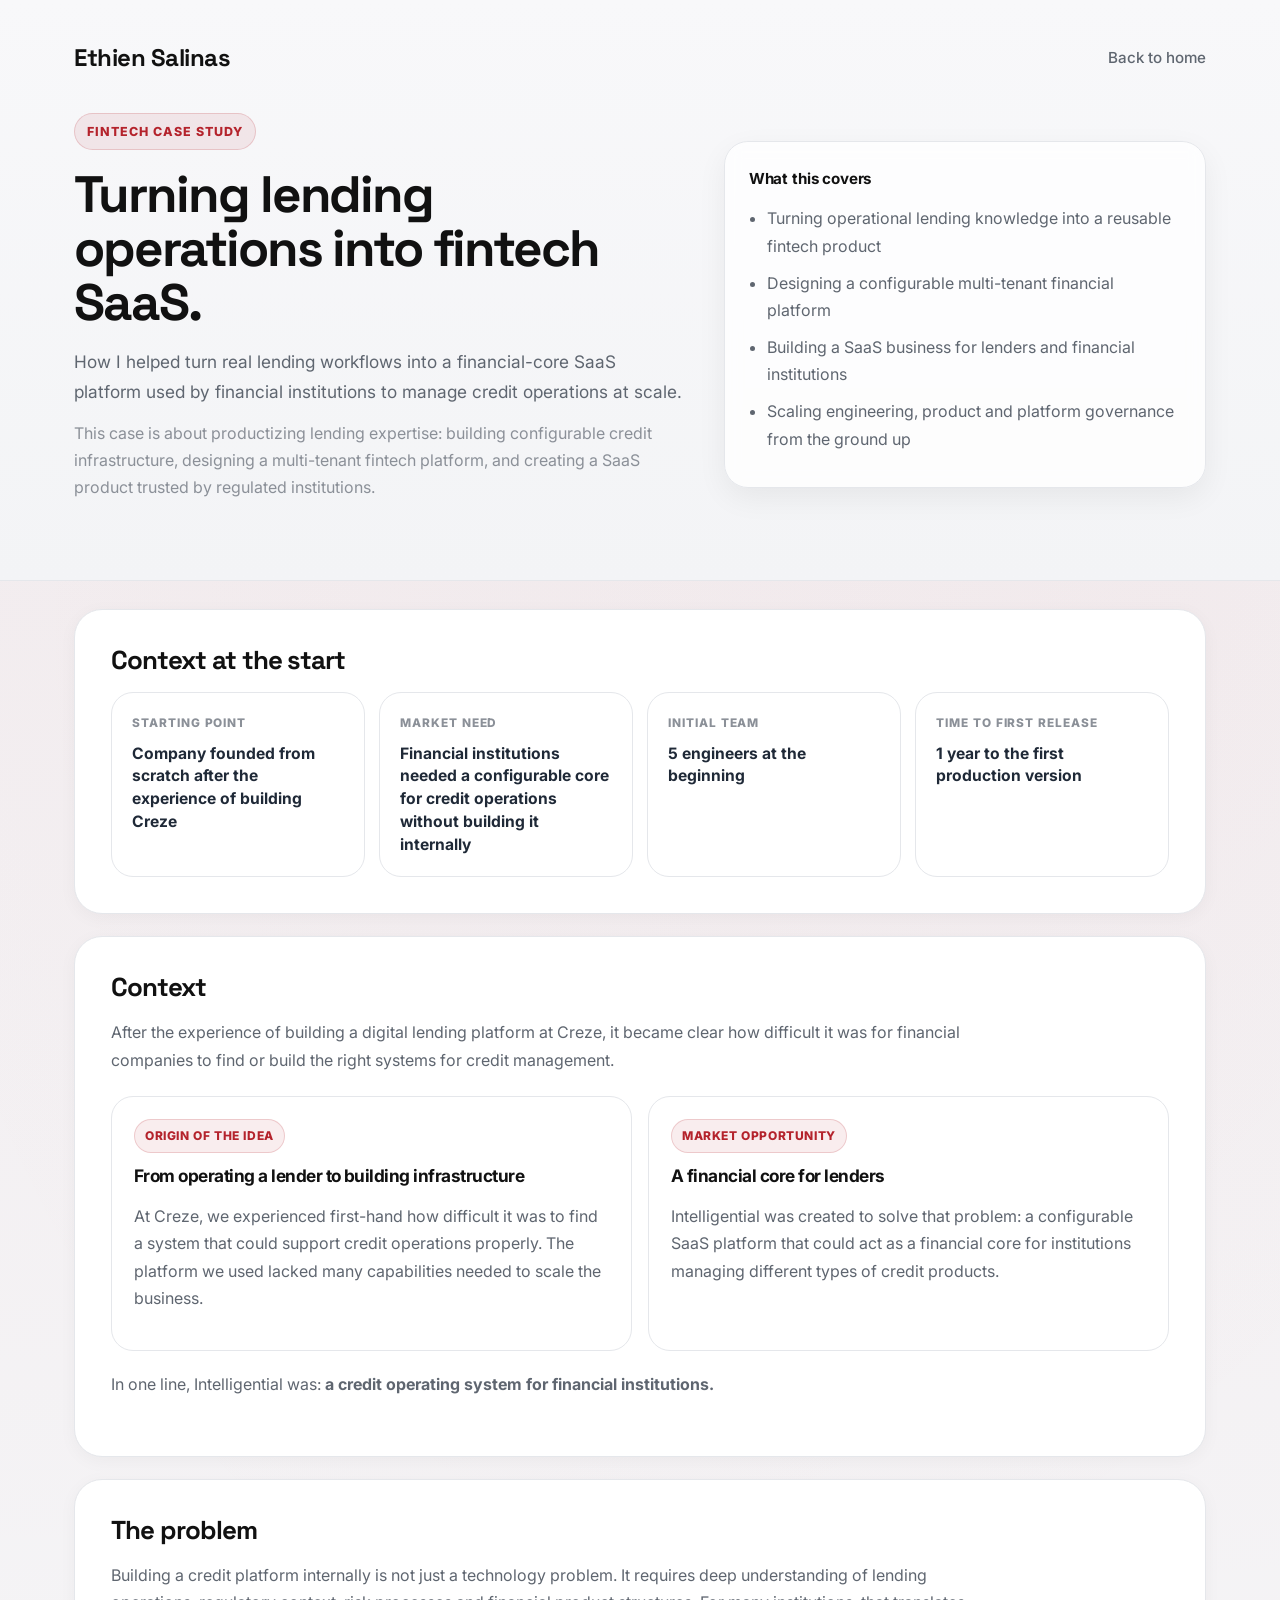
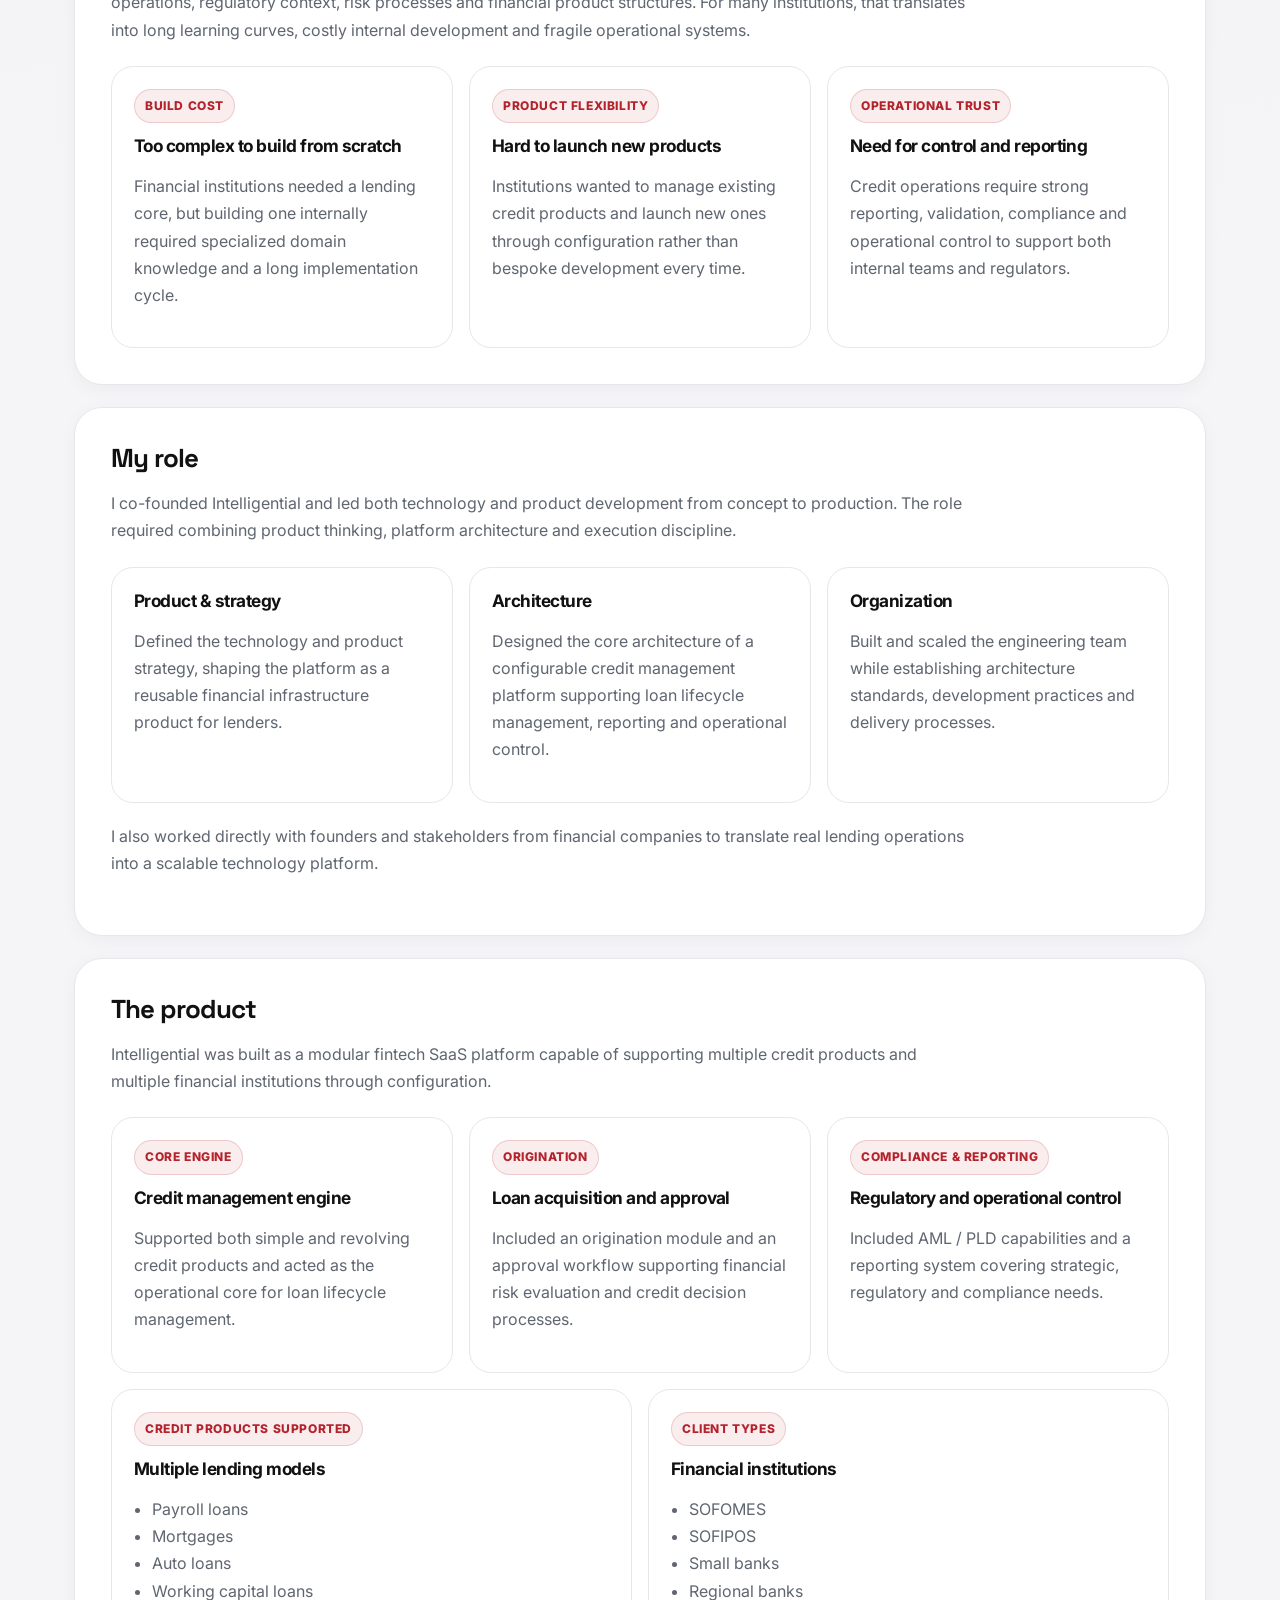
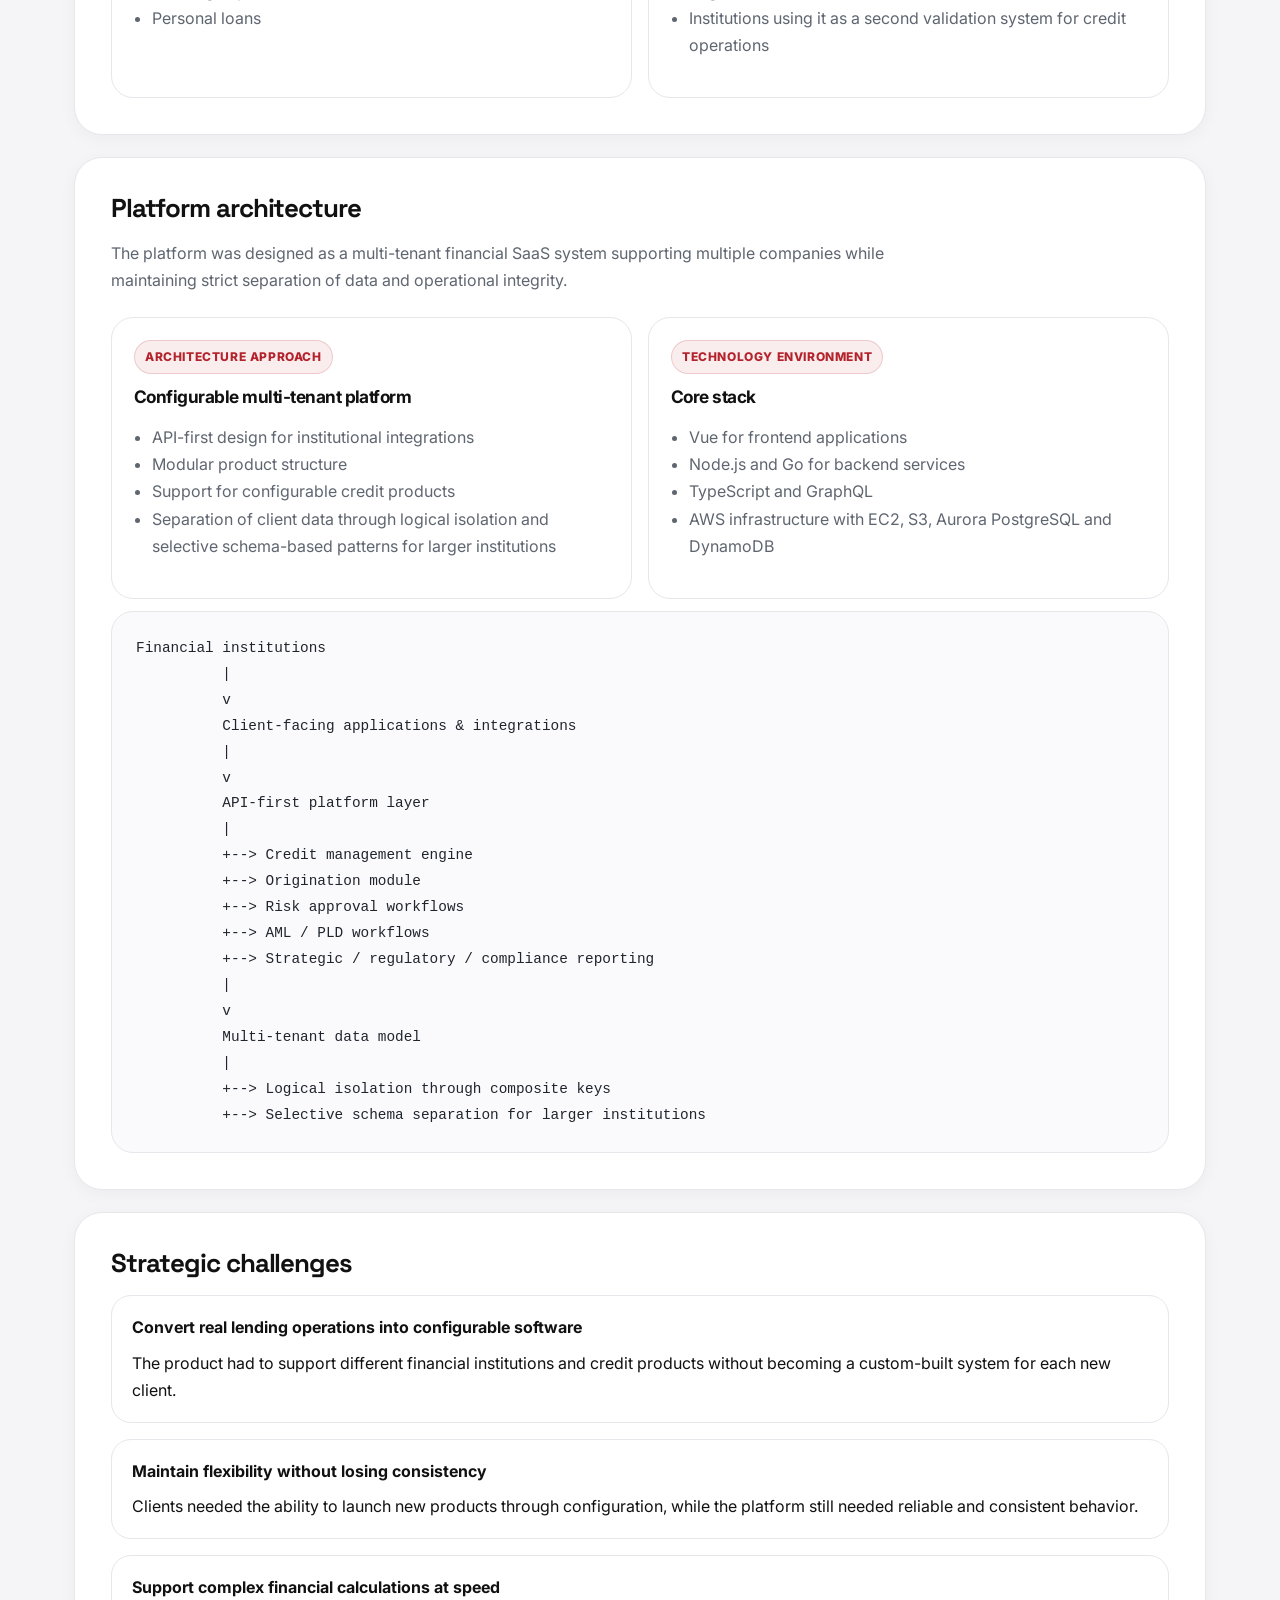
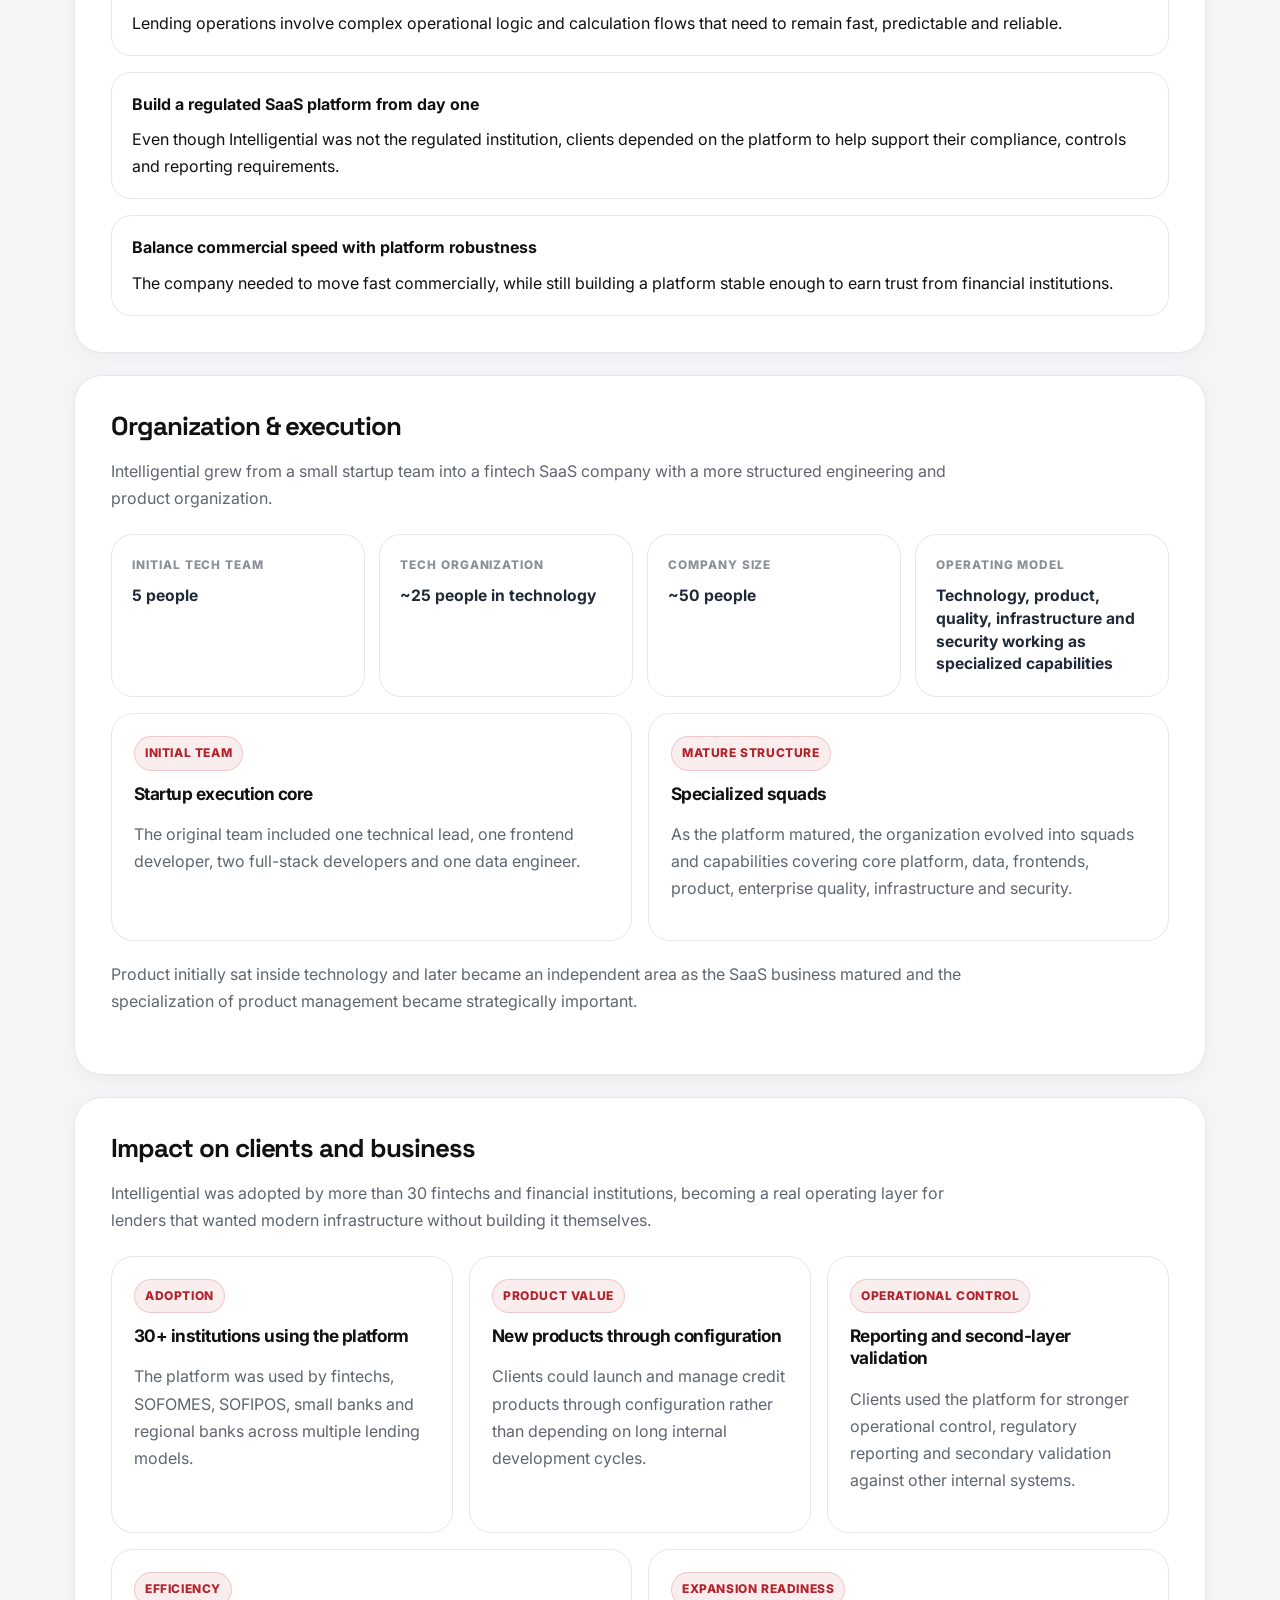
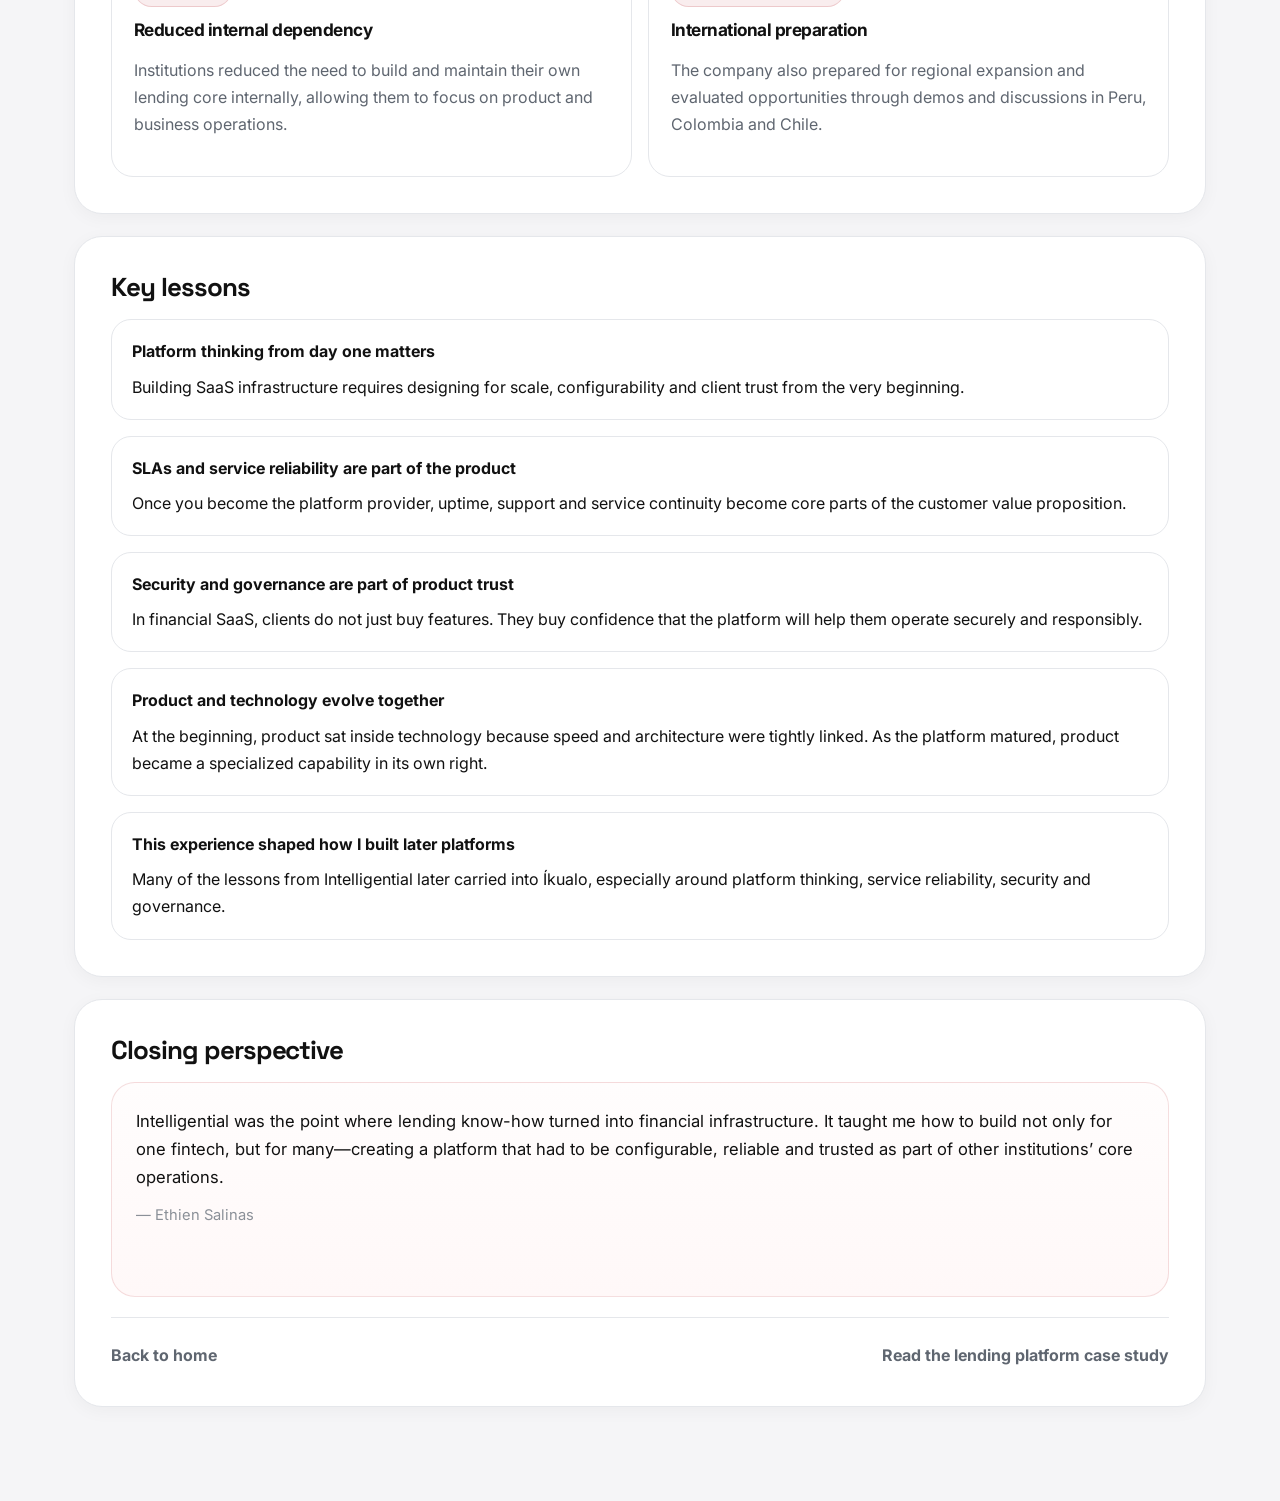
<file: case-studies/intelligential-fintech-saas.html>
<!DOCTYPE html>
<html lang="en">

<head>
  <meta charset="UTF-8" />
  <meta name="viewport" content="width=device-width, initial-scale=1.0" />
  <title>Turning Lending Operations into Fintech SaaS | Ethien Salinas</title>
  <meta name="description"
    content="How Ethien Salinas helped turn real lending operations into a financial-core SaaS platform used by 30+ financial institutions." />
  <link rel="stylesheet" href="../css/styles.css" />
</head>

<body>
  <header class="hero">
    <div class="container">
      <div class="topbar">
        <div class="brand">Ethien Salinas</div>
        <a class="back-link" href="../index.html">Back to home</a>
      </div>

      <div class="hero-grid">
        <div>
          <div class="eyebrow">Fintech Case Study</div>
          <h1>Turning lending operations into fintech SaaS.</h1>
          <p class="lead">
            How I helped turn real lending workflows into a financial-core SaaS platform used by financial
            institutions to manage credit operations at scale.
          </p>
          <p class="lead-secondary">
            This case is about productizing lending expertise: building configurable credit infrastructure,
            designing a multi-tenant fintech platform, and creating a SaaS product trusted by regulated
            institutions.
          </p>
        </div>

        <aside class="hero-panel">
          <h2>What this covers</h2>
          <ul>
            <li>Turning operational lending knowledge into a reusable fintech product</li>
            <li>Designing a configurable multi-tenant financial platform</li>
            <li>Building a SaaS business for lenders and financial institutions</li>
            <li>Scaling engineering, product and platform governance from the ground up</li>
          </ul>
        </aside>
      </div>
    </div>
  </header>

  <main>
    <div class="container">
      <section class="section">
        <h2>Context at the start</h2>
        <div class="stats">
          <div class="stat">
            <span class="label">Starting point</span>
            <div class="value">Company founded from scratch after the experience of building Creze</div>
          </div>
          <div class="stat">
            <span class="label">Market need</span>
            <div class="value">Financial institutions needed a configurable core for credit operations
              without building it internally</div>
          </div>
          <div class="stat">
            <span class="label">Initial team</span>
            <div class="value">5 engineers at the beginning</div>
          </div>
          <div class="stat">
            <span class="label">Time to first release</span>
            <div class="value">1 year to the first production version</div>
          </div>
        </div>
      </section>

      <section class="section">
        <h2>Context</h2>
        <p class="section-intro">
          After the experience of building a digital lending platform at Creze, it became clear how difficult
          it was for financial companies to find or build the right systems for credit management.
        </p>

        <div class="grid-2">
          <article class="card">
            <div class="tag">Origin of the idea</div>
            <h3>From operating a lender to building infrastructure</h3>
            <p>
              At Creze, we experienced first-hand how difficult it was to find a system that could support
              credit operations properly. The platform we used lacked many capabilities needed to scale
              the business.
            </p>
          </article>

          <article class="card">
            <div class="tag">Market opportunity</div>
            <h3>A financial core for lenders</h3>
            <p>
              Intelligential was created to solve that problem: a configurable SaaS platform that could
              act as a financial core for institutions managing different types of credit products.
            </p>
          </article>
        </div>

        <p class="section-intro" style="margin-top: 20px;">
          In one line, Intelligential was:
          <strong>a credit operating system for financial institutions.</strong>
        </p>
      </section>

      <section class="section">
        <h2>The problem</h2>
        <p class="section-intro">
          Building a credit platform internally is not just a technology problem. It requires deep
          understanding of lending operations, regulatory context, risk processes and financial product
          structures. For many institutions, that translates into long learning curves, costly internal
          development and fragile operational systems.
        </p>

        <div class="grid-3">
          <article class="card">
            <div class="tag">Build cost</div>
            <h3>Too complex to build from scratch</h3>
            <p>
              Financial institutions needed a lending core, but building one internally required
              specialized domain knowledge and a long implementation cycle.
            </p>
          </article>

          <article class="card">
            <div class="tag">Product flexibility</div>
            <h3>Hard to launch new products</h3>
            <p>
              Institutions wanted to manage existing credit products and launch new ones through
              configuration rather than bespoke development every time.
            </p>
          </article>

          <article class="card">
            <div class="tag">Operational trust</div>
            <h3>Need for control and reporting</h3>
            <p>
              Credit operations require strong reporting, validation, compliance and operational control
              to support both internal teams and regulators.
            </p>
          </article>
        </div>
      </section>

      <section class="section">
        <h2>My role</h2>
        <p class="section-intro">
          I co-founded Intelligential and led both technology and product development from concept to
          production. The role required combining product thinking, platform architecture and execution
          discipline.
        </p>

        <div class="grid-3">
          <article class="card">
            <h3>Product & strategy</h3>
            <p>
              Defined the technology and product strategy, shaping the platform as a reusable financial
              infrastructure product for lenders.
            </p>
          </article>

          <article class="card">
            <h3>Architecture</h3>
            <p>
              Designed the core architecture of a configurable credit management platform supporting loan
              lifecycle management, reporting and operational control.
            </p>
          </article>

          <article class="card">
            <h3>Organization</h3>
            <p>
              Built and scaled the engineering team while establishing architecture standards, development
              practices and delivery processes.
            </p>
          </article>
        </div>

        <p class="section-intro" style="margin-top: 20px;">
          I also worked directly with founders and stakeholders from financial companies to translate real
          lending operations into a scalable technology platform.
        </p>
      </section>

      <section class="section">
        <h2>The product</h2>
        <p class="section-intro">
          Intelligential was built as a modular fintech SaaS platform capable of supporting multiple credit
          products and multiple financial institutions through configuration.
        </p>

        <div class="grid-3">
          <article class="card">
            <div class="tag">Core engine</div>
            <h3>Credit management engine</h3>
            <p>
              Supported both simple and revolving credit products and acted as the operational core for
              loan lifecycle management.
            </p>
          </article>

          <article class="card">
            <div class="tag">Origination</div>
            <h3>Loan acquisition and approval</h3>
            <p>
              Included an origination module and an approval workflow supporting financial risk evaluation
              and credit decision processes.
            </p>
          </article>

          <article class="card">
            <div class="tag">Compliance & reporting</div>
            <h3>Regulatory and operational control</h3>
            <p>
              Included AML / PLD capabilities and a reporting system covering strategic, regulatory and
              compliance needs.
            </p>
          </article>
        </div>

        <div class="grid-2" style="margin-top: 16px;">
          <article class="card">
            <div class="tag">Credit products supported</div>
            <h3>Multiple lending models</h3>
            <ul>
              <li>Payroll loans</li>
              <li>Mortgages</li>
              <li>Auto loans</li>
              <li>Working capital loans</li>
              <li>Personal loans</li>
            </ul>
          </article>

          <article class="card">
            <div class="tag">Client types</div>
            <h3>Financial institutions</h3>
            <ul>
              <li>SOFOMES</li>
              <li>SOFIPOS</li>
              <li>Small banks</li>
              <li>Regional banks</li>
              <li>Institutions using it as a second validation system for credit operations</li>
            </ul>
          </article>
        </div>
      </section>

      <section class="section">
        <h2>Platform architecture</h2>
        <p class="section-intro">
          The platform was designed as a multi-tenant financial SaaS system supporting multiple companies
          while maintaining strict separation of data and operational integrity.
        </p>

        <div class="grid-2">
          <article class="card">
            <div class="tag">Architecture approach</div>
            <h3>Configurable multi-tenant platform</h3>
            <ul>
              <li>API-first design for institutional integrations</li>
              <li>Modular product structure</li>
              <li>Support for configurable credit products</li>
              <li>Separation of client data through logical isolation and selective schema-based patterns
                for larger institutions</li>
            </ul>
          </article>

          <article class="card">
            <div class="tag">Technology environment</div>
            <h3>Core stack</h3>
            <ul>
              <li>Vue for frontend applications</li>
              <li>Node.js and Go for backend services</li>
              <li>TypeScript and GraphQL</li>
              <li>AWS infrastructure with EC2, S3, Aurora PostgreSQL and DynamoDB</li>
            </ul>
          </article>
        </div>

        <div class="architecture">Financial institutions
          |
          v
          Client-facing applications & integrations
          |
          v
          API-first platform layer
          |
          +--> Credit management engine
          +--> Origination module
          +--> Risk approval workflows
          +--> AML / PLD workflows
          +--> Strategic / regulatory / compliance reporting
          |
          v
          Multi-tenant data model
          |
          +--> Logical isolation through composite keys
          +--> Selective schema separation for larger institutions</div>
      </section>

      <section class="section">
        <h2>Strategic challenges</h2>
        <div class="principles">
          <div class="principle">
            <strong>Convert real lending operations into configurable software</strong>
            The product had to support different financial institutions and credit products without becoming
            a custom-built system for each new client.
          </div>

          <div class="principle">
            <strong>Maintain flexibility without losing consistency</strong>
            Clients needed the ability to launch new products through configuration, while the platform
            still needed reliable and consistent behavior.
          </div>

          <div class="principle">
            <strong>Support complex financial calculations at speed</strong>
            Lending operations involve complex operational logic and calculation flows that need to remain
            fast, predictable and reliable.
          </div>

          <div class="principle">
            <strong>Build a regulated SaaS platform from day one</strong>
            Even though Intelligential was not the regulated institution, clients depended on the platform
            to help support their compliance, controls and reporting requirements.
          </div>

          <div class="principle">
            <strong>Balance commercial speed with platform robustness</strong>
            The company needed to move fast commercially, while still building a platform stable enough to
            earn trust from financial institutions.
          </div>
        </div>
      </section>

      <section class="section">
        <h2>Organization & execution</h2>
        <p class="section-intro">
          Intelligential grew from a small startup team into a fintech SaaS company with a more structured
          engineering and product organization.
        </p>

        <div class="stats">
          <div class="stat">
            <span class="label">Initial tech team</span>
            <div class="value">5 people</div>
          </div>
          <div class="stat">
            <span class="label">Tech organization</span>
            <div class="value">~25 people in technology</div>
          </div>
          <div class="stat">
            <span class="label">Company size</span>
            <div class="value">~50 people</div>
          </div>
          <div class="stat">
            <span class="label">Operating model</span>
            <div class="value">Technology, product, quality, infrastructure and security working as
              specialized capabilities</div>
          </div>
        </div>

        <div class="grid-2" style="margin-top: 16px;">
          <article class="card">
            <div class="tag">Initial team</div>
            <h3>Startup execution core</h3>
            <p>
              The original team included one technical lead, one frontend developer, two full-stack
              developers and one data engineer.
            </p>
          </article>

          <article class="card">
            <div class="tag">Mature structure</div>
            <h3>Specialized squads</h3>
            <p>
              As the platform matured, the organization evolved into squads and capabilities covering core
              platform, data, frontends, product, enterprise quality, infrastructure and security.
            </p>
          </article>
        </div>

        <p class="section-intro" style="margin-top: 20px;">
          Product initially sat inside technology and later became an independent area as the SaaS business
          matured and the specialization of product management became strategically important.
        </p>
      </section>

      <section class="section">
        <h2>Impact on clients and business</h2>
        <p class="section-intro">
          Intelligential was adopted by more than 30 fintechs and financial institutions, becoming a real
          operating layer for lenders that wanted modern infrastructure without building it themselves.
        </p>

        <div class="grid-3">
          <article class="card">
            <div class="tag">Adoption</div>
            <h3>30+ institutions using the platform</h3>
            <p>
              The platform was used by fintechs, SOFOMES, SOFIPOS, small banks and regional banks across
              multiple lending models.
            </p>
          </article>

          <article class="card">
            <div class="tag">Product value</div>
            <h3>New products through configuration</h3>
            <p>
              Clients could launch and manage credit products through configuration rather than depending
              on long internal development cycles.
            </p>
          </article>

          <article class="card">
            <div class="tag">Operational control</div>
            <h3>Reporting and second-layer validation</h3>
            <p>
              Clients used the platform for stronger operational control, regulatory reporting and
              secondary validation against other internal systems.
            </p>
          </article>
        </div>

        <div class="grid-2" style="margin-top: 16px;">
          <article class="card">
            <div class="tag">Efficiency</div>
            <h3>Reduced internal dependency</h3>
            <p>
              Institutions reduced the need to build and maintain their own lending core internally,
              allowing them to focus on product and business operations.
            </p>
          </article>

          <article class="card">
            <div class="tag">Expansion readiness</div>
            <h3>International preparation</h3>
            <p>
              The company also prepared for regional expansion and evaluated opportunities through demos
              and discussions in Peru, Colombia and Chile.
            </p>
          </article>
        </div>
      </section>

      <section class="section">
        <h2>Key lessons</h2>
        <div class="principles">
          <div class="principle">
            <strong>Platform thinking from day one matters</strong>
            Building SaaS infrastructure requires designing for scale, configurability and client trust from
            the very beginning.
          </div>

          <div class="principle">
            <strong>SLAs and service reliability are part of the product</strong>
            Once you become the platform provider, uptime, support and service continuity become core parts
            of the customer value proposition.
          </div>

          <div class="principle">
            <strong>Security and governance are part of product trust</strong>
            In financial SaaS, clients do not just buy features. They buy confidence that the platform will
            help them operate securely and responsibly.
          </div>

          <div class="principle">
            <strong>Product and technology evolve together</strong>
            At the beginning, product sat inside technology because speed and architecture were tightly
            linked. As the platform matured, product became a specialized capability in its own right.
          </div>

          <div class="principle">
            <strong>This experience shaped how I built later platforms</strong>
            Many of the lessons from Intelligential later carried into Íkualo, especially around platform
            thinking, service reliability, security and governance.
          </div>
        </div>
      </section>

      <section class="section">
        <h2>Closing perspective</h2>
        <div class="quote">
          <p>
            Intelligential was the point where lending know-how turned into financial infrastructure. It
            taught me how to build not only for one fintech, but for many—creating a platform that had to be
            configurable, reliable and trusted as part of other institutions’ core operations.
          </p>
          <footer>— Ethien Salinas</footer>
        </div>

        <div class="footer-nav">
          <a href="../index.html">Back to home</a>
          <a href="./creze-lending-platform.html">Read the lending platform case study</a>
        </div>
      </section>
    </div>
  </main>
</body>

</html>
</file>
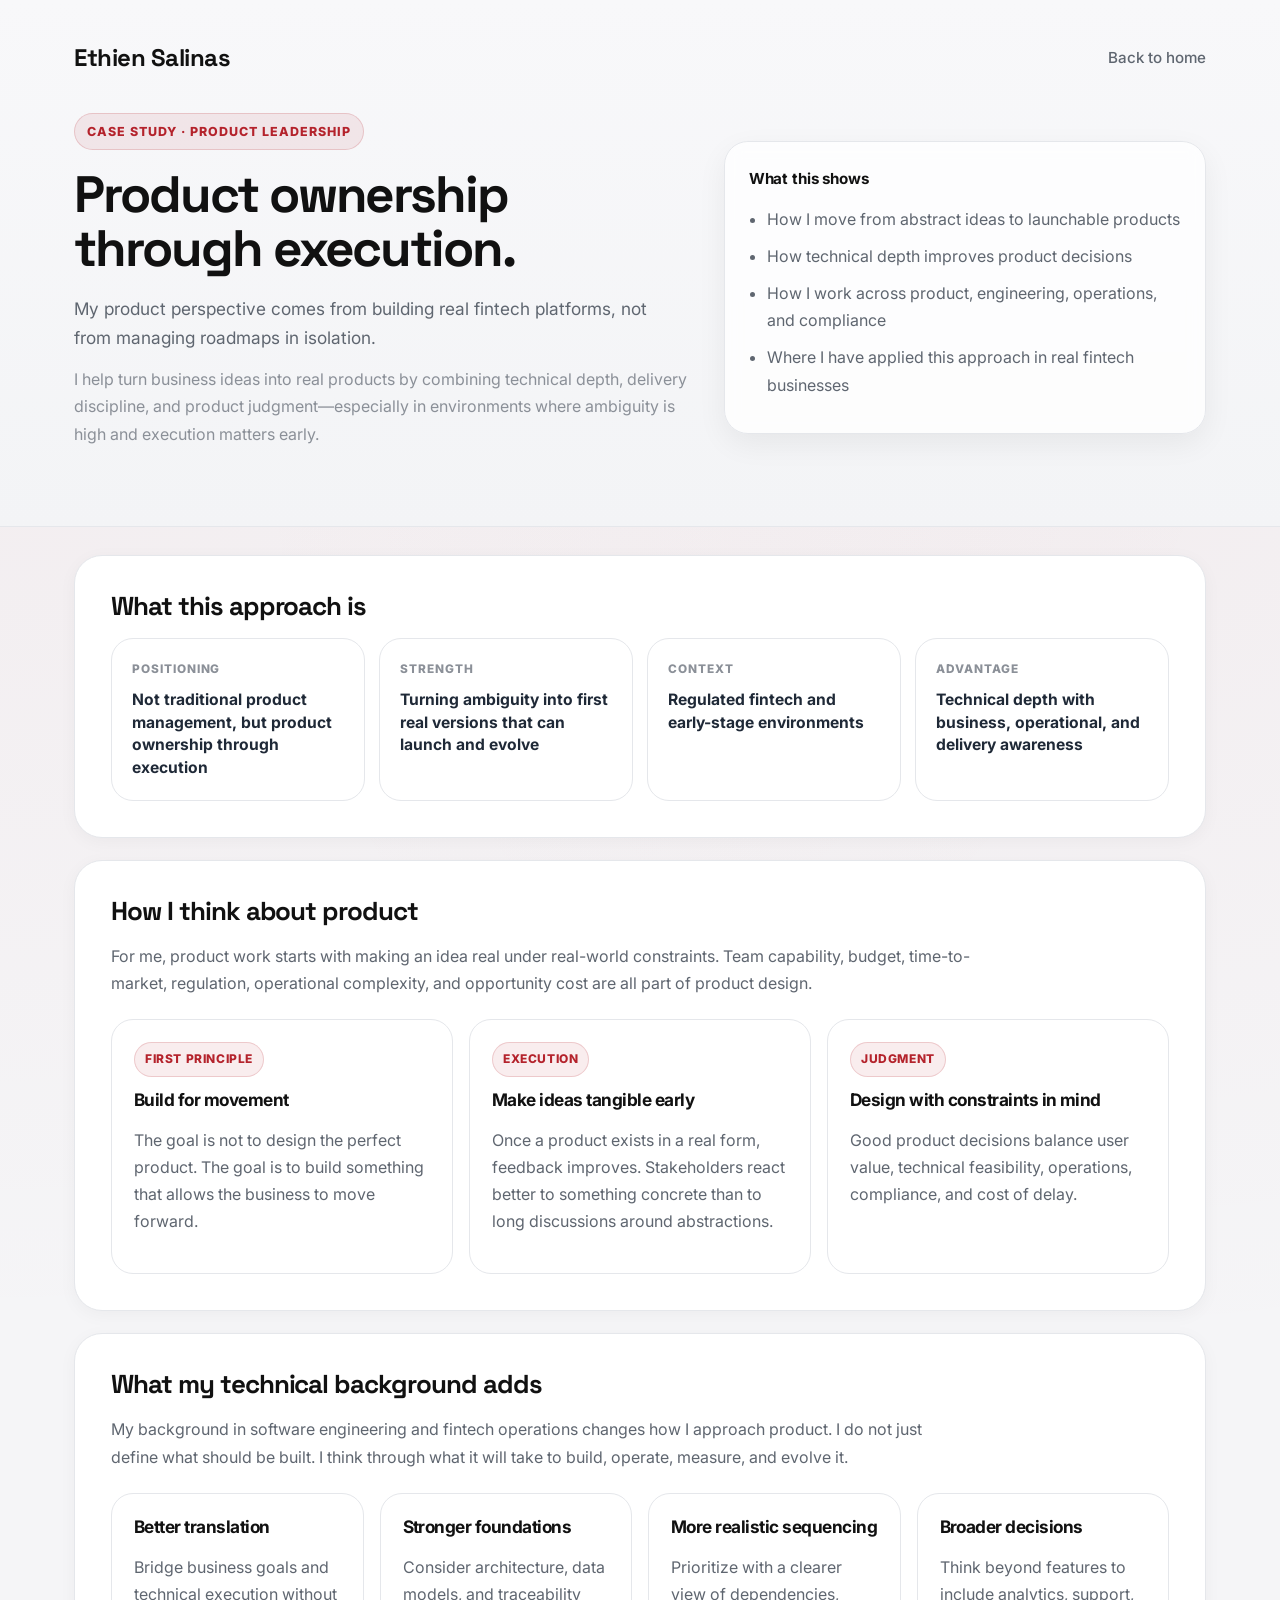
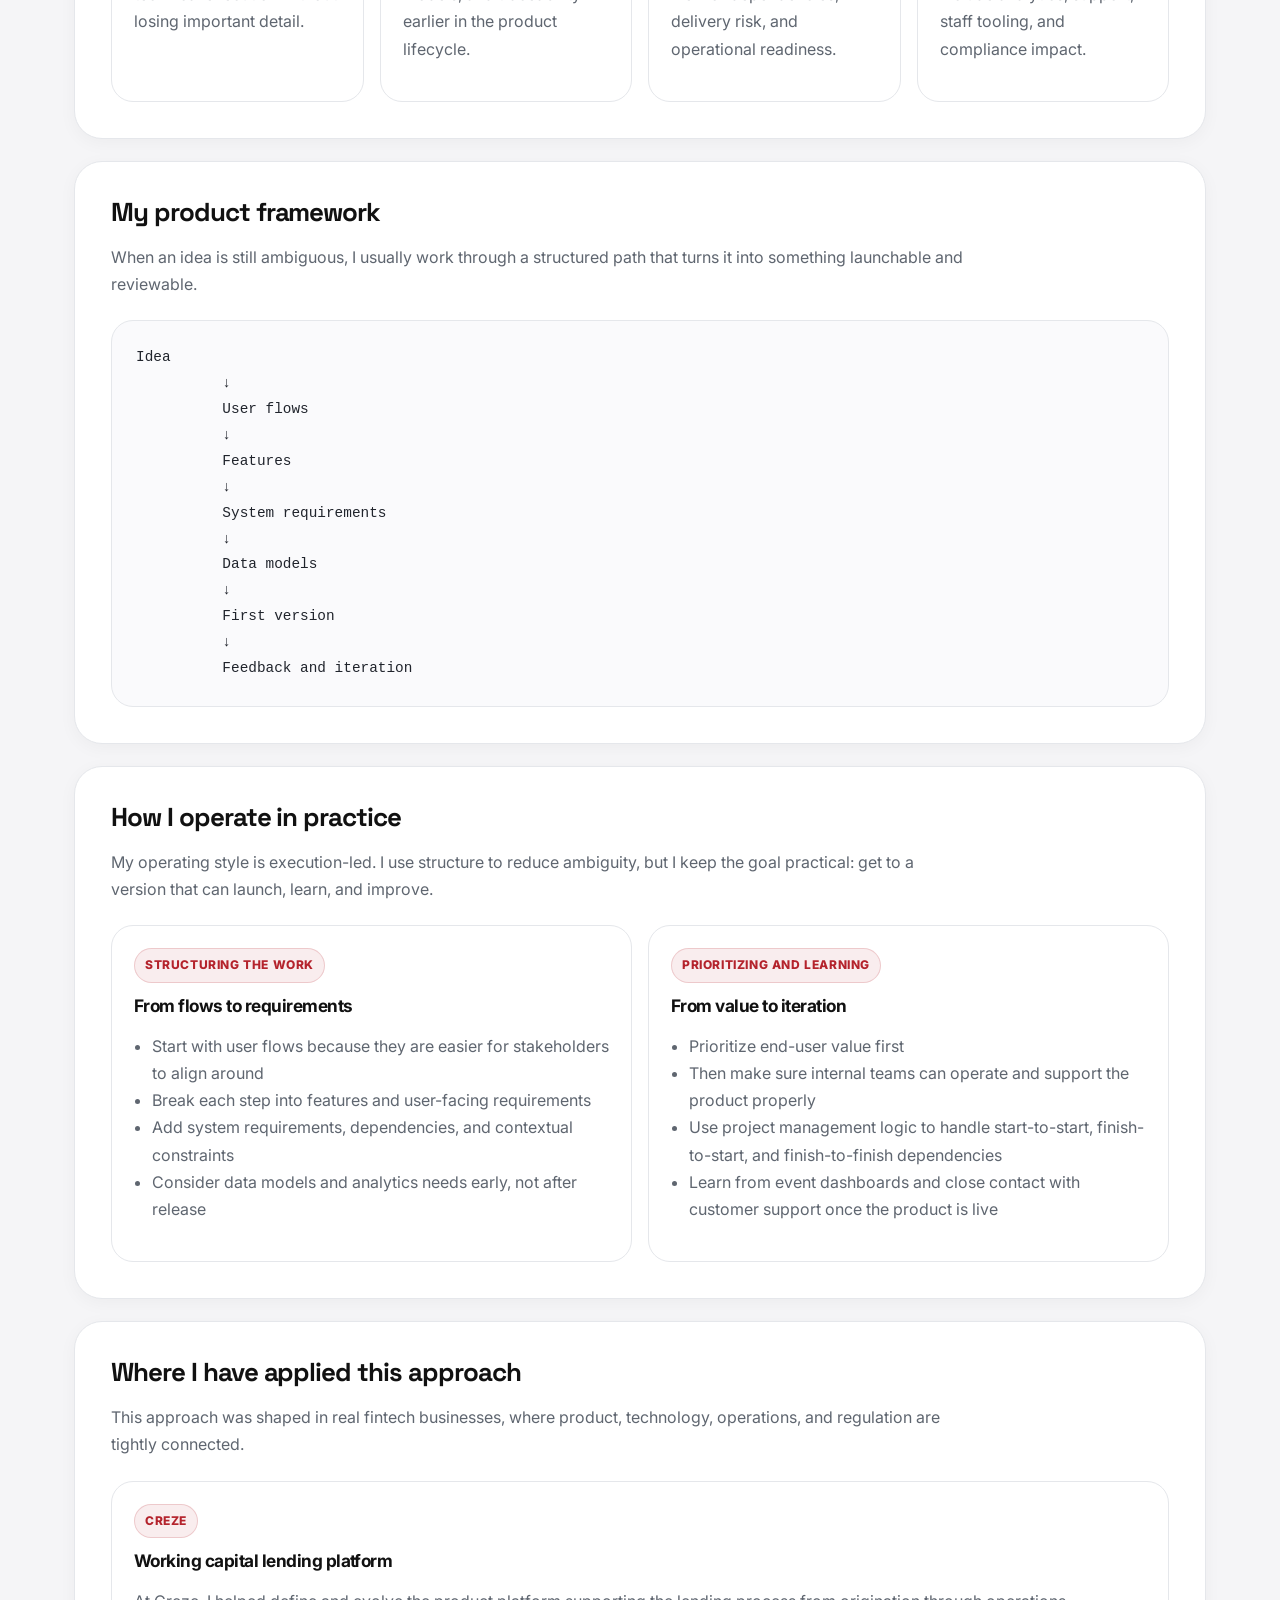
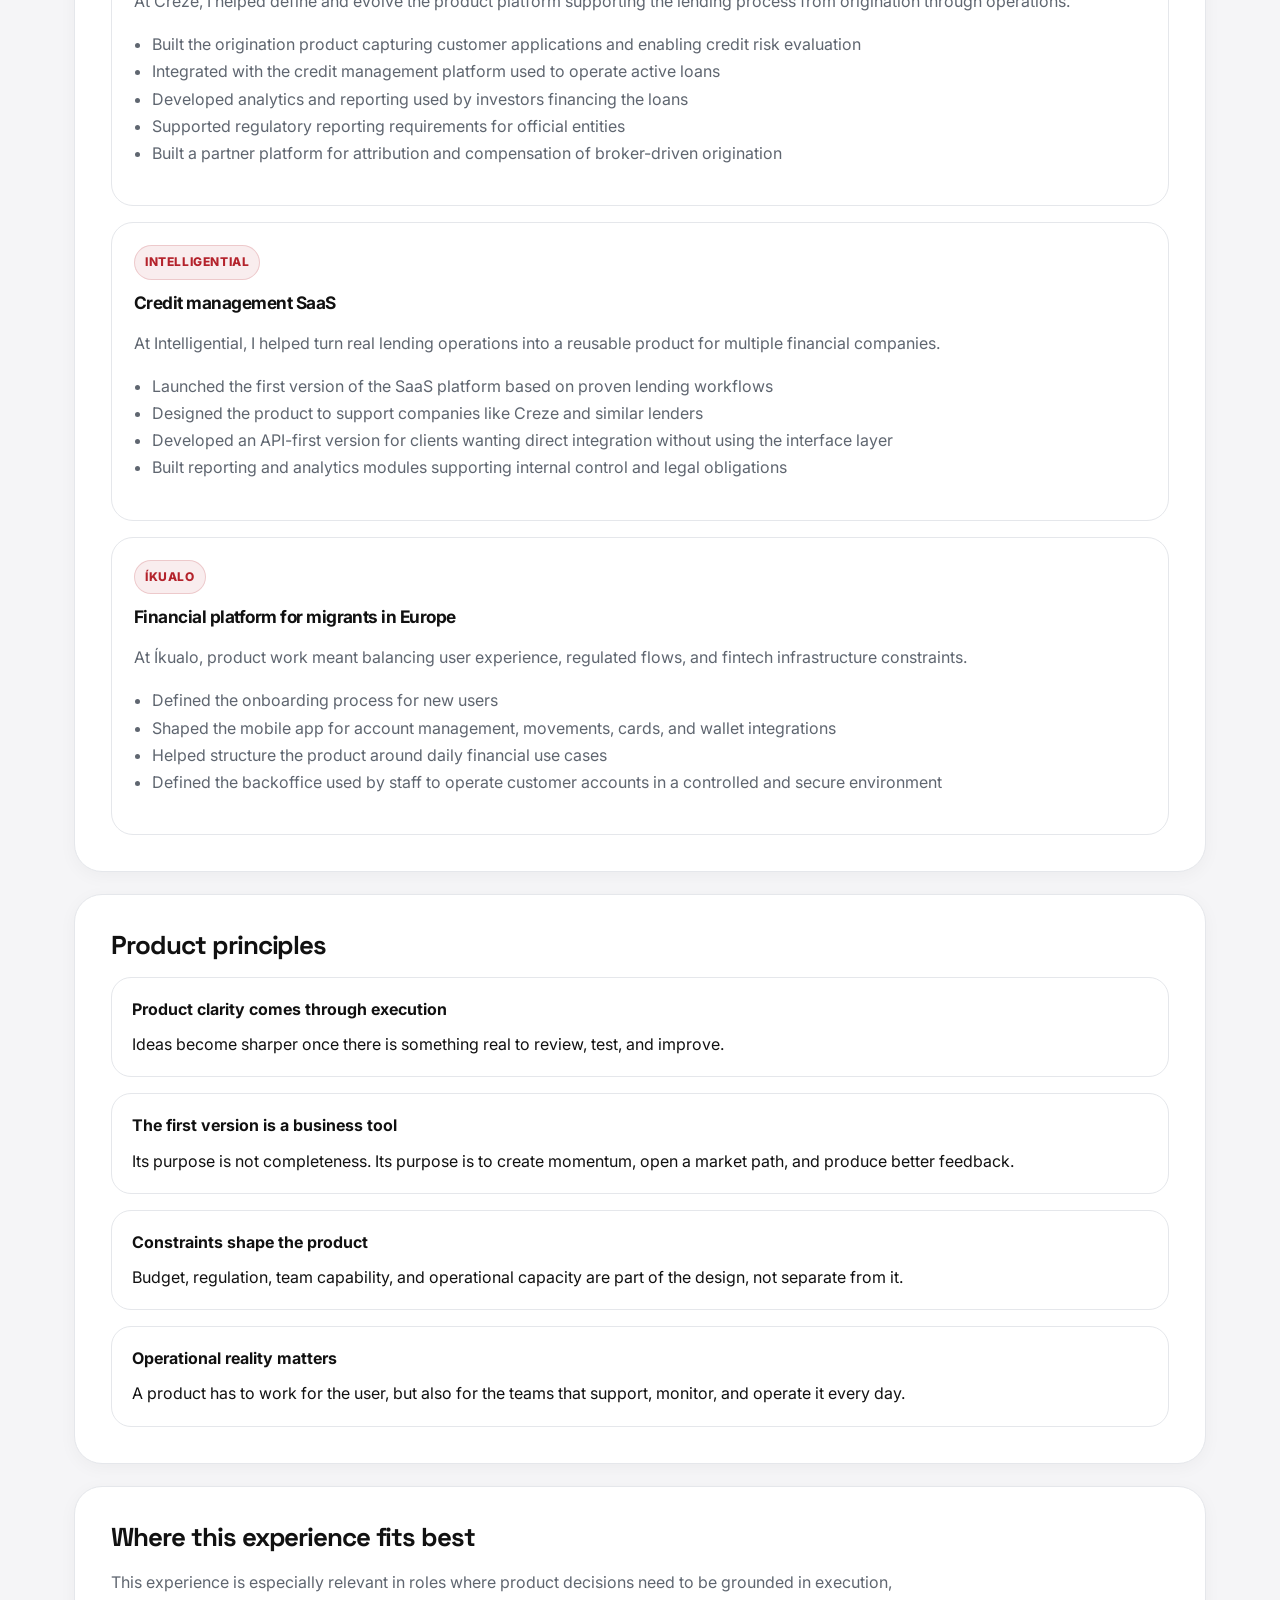
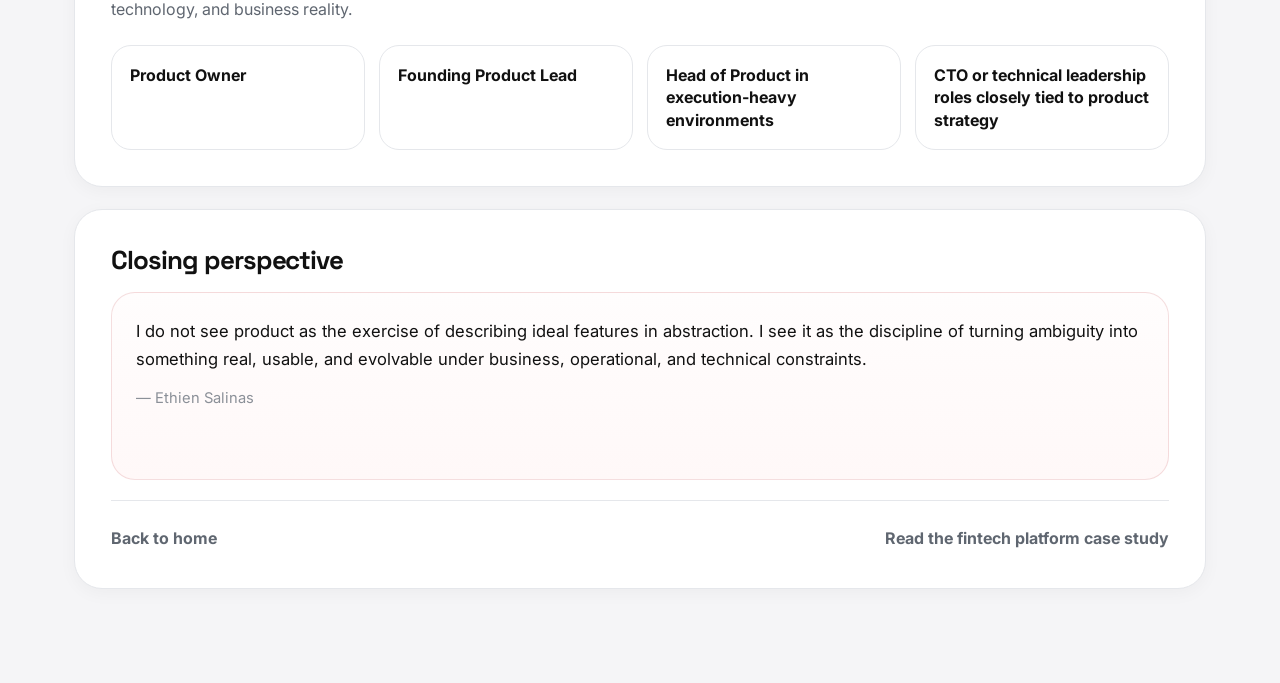
<file: case-studies/product-ownership.html>
<!DOCTYPE html>
<html lang="en">

<head>
  <meta charset="UTF-8" />
  <meta name="viewport" content="width=device-width, initial-scale=1.0" />
  <title>Product Ownership Through Execution | Ethien Salinas</title>
  <meta name="description"
    content="How Ethien Salinas approaches product ownership through execution, translating ambiguity into real fintech products across lending, financial SaaS, and digital banking." />
  <link rel="stylesheet" href="../css/styles.css" />
</head>

<body>
  <header class="hero">
    <div class="container">
      <div class="topbar">
        <div class="brand">Ethien Salinas</div>
        <a class="back-link" href="../index.html">Back to home</a>
      </div>

      <div class="hero-grid">
        <div>
          <div class="eyebrow">Case Study · Product Leadership</div>
          <h1>Product ownership through execution.</h1>
          <p class="lead">
            My product perspective comes from building real fintech platforms, not from managing roadmaps in isolation.
          </p>
          <p class="lead-secondary">
            I help turn business ideas into real products by combining technical depth, delivery discipline, and product
            judgment—especially in environments where ambiguity is high and execution matters early.
          </p>
        </div>

        <aside class="hero-panel">
          <h2>What this shows</h2>
          <ul>
            <li>How I move from abstract ideas to launchable products</li>
            <li>How technical depth improves product decisions</li>
            <li>How I work across product, engineering, operations, and compliance</li>
            <li>Where I have applied this approach in real fintech businesses</li>
          </ul>
        </aside>
      </div>
    </div>
  </header>

  <main>
    <div class="container">
      <section class="section">
        <h2>What this approach is</h2>
        <div class="stats">
          <div class="stat">
            <span class="label">Positioning</span>
            <div class="value">Not traditional product management, but product ownership through execution</div>
          </div>
          <div class="stat">
            <span class="label">Strength</span>
            <div class="value">Turning ambiguity into first real versions that can launch and evolve</div>
          </div>
          <div class="stat">
            <span class="label">Context</span>
            <div class="value">Regulated fintech and early-stage environments</div>
          </div>
          <div class="stat">
            <span class="label">Advantage</span>
            <div class="value">Technical depth with business, operational, and delivery awareness</div>
          </div>
        </div>
      </section>

      <section class="section">
        <h2>How I think about product</h2>
        <p class="section-intro">
          For me, product work starts with making an idea real under real-world constraints. Team capability, budget,
          time-to-market, regulation, operational complexity, and opportunity cost are all part of product design.
        </p>

        <div class="grid-3">
          <article class="card">
            <div class="tag">First principle</div>
            <h3>Build for movement</h3>
            <p>
              The goal is not to design the perfect product. The goal is to build something that allows the business to
              move forward.
            </p>
          </article>

          <article class="card">
            <div class="tag">Execution</div>
            <h3>Make ideas tangible early</h3>
            <p>
              Once a product exists in a real form, feedback improves. Stakeholders react better to something concrete
              than to long discussions around abstractions.
            </p>
          </article>

          <article class="card">
            <div class="tag">Judgment</div>
            <h3>Design with constraints in mind</h3>
            <p>
              Good product decisions balance user value, technical feasibility, operations, compliance, and cost of
              delay.
            </p>
          </article>
        </div>
      </section>

      <section class="section">
        <h2>What my technical background adds</h2>
        <p class="section-intro">
          My background in software engineering and fintech operations changes how I approach product. I do not just
          define what should be built. I think through what it will take to build, operate, measure, and evolve it.
        </p>

        <div class="grid-4">
          <article class="card">
            <h3>Better translation</h3>
            <p>Bridge business goals and technical execution without losing important detail.</p>
          </article>

          <article class="card">
            <h3>Stronger foundations</h3>
            <p>Consider architecture, data models, and traceability earlier in the product lifecycle.</p>
          </article>

          <article class="card">
            <h3>More realistic sequencing</h3>
            <p>Prioritize with a clearer view of dependencies, delivery risk, and operational readiness.</p>
          </article>

          <article class="card">
            <h3>Broader decisions</h3>
            <p>Think beyond features to include analytics, support, staff tooling, and compliance impact.</p>
          </article>
        </div>
      </section>

      <section class="section">
        <h2>My product framework</h2>
        <p class="section-intro">
          When an idea is still ambiguous, I usually work through a structured path that turns it into something
          launchable and reviewable.
        </p>

        <div class="framework">Idea
          ↓
          User flows
          ↓
          Features
          ↓
          System requirements
          ↓
          Data models
          ↓
          First version
          ↓
          Feedback and iteration</div>
      </section>

      <section class="section">
        <h2>How I operate in practice</h2>
        <p class="section-intro">
          My operating style is execution-led. I use structure to reduce ambiguity, but I keep the goal practical: get
          to a version that can launch, learn, and improve.
        </p>

        <div class="grid-2">
          <article class="card">
            <div class="tag">Structuring the work</div>
            <h3>From flows to requirements</h3>
            <ul>
              <li>Start with user flows because they are easier for stakeholders to align around</li>
              <li>Break each step into features and user-facing requirements</li>
              <li>Add system requirements, dependencies, and contextual constraints</li>
              <li>Consider data models and analytics needs early, not after release</li>
            </ul>
          </article>

          <article class="card">
            <div class="tag">Prioritizing and learning</div>
            <h3>From value to iteration</h3>
            <ul>
              <li>Prioritize end-user value first</li>
              <li>Then make sure internal teams can operate and support the product properly</li>
              <li>Use project management logic to handle start-to-start, finish-to-start, and finish-to-finish
                dependencies</li>
              <li>Learn from event dashboards and close contact with customer support once the product is live</li>
            </ul>
          </article>
        </div>
      </section>

      <section class="section">
        <h2>Where I have applied this approach</h2>
        <p class="section-intro">
          This approach was shaped in real fintech businesses, where product, technology, operations, and regulation are
          tightly connected.
        </p>

        <div class="company-list">
          <article class="company">
            <div class="tag">Creze</div>
            <h3>Working capital lending platform</h3>
            <p>
              At Creze, I helped define and evolve the product platform supporting the lending process from origination
              through operations.
            </p>
            <ul>
              <li>Built the origination product capturing customer applications and enabling credit risk evaluation</li>
              <li>Integrated with the credit management platform used to operate active loans</li>
              <li>Developed analytics and reporting used by investors financing the loans</li>
              <li>Supported regulatory reporting requirements for official entities</li>
              <li>Built a partner platform for attribution and compensation of broker-driven origination</li>
            </ul>
          </article>

          <article class="company">
            <div class="tag">Intelligential</div>
            <h3>Credit management SaaS</h3>
            <p>
              At Intelligential, I helped turn real lending operations into a reusable product for multiple financial
              companies.
            </p>
            <ul>
              <li>Launched the first version of the SaaS platform based on proven lending workflows</li>
              <li>Designed the product to support companies like Creze and similar lenders</li>
              <li>Developed an API-first version for clients wanting direct integration without using the interface
                layer</li>
              <li>Built reporting and analytics modules supporting internal control and legal obligations</li>
            </ul>
          </article>

          <article class="company">
            <div class="tag">Íkualo</div>
            <h3>Financial platform for migrants in Europe</h3>
            <p>
              At Íkualo, product work meant balancing user experience, regulated flows, and fintech infrastructure
              constraints.
            </p>
            <ul>
              <li>Defined the onboarding process for new users</li>
              <li>Shaped the mobile app for account management, movements, cards, and wallet integrations</li>
              <li>Helped structure the product around daily financial use cases</li>
              <li>Defined the backoffice used by staff to operate customer accounts in a controlled and secure
                environment</li>
            </ul>
          </article>
        </div>
      </section>

      <section class="section">
        <h2>Product principles</h2>
        <div class="principles">
          <div class="principle">
            <strong>Product clarity comes through execution</strong>
            Ideas become sharper once there is something real to review, test, and improve.
          </div>

          <div class="principle">
            <strong>The first version is a business tool</strong>
            Its purpose is not completeness. Its purpose is to create momentum, open a market path, and produce better
            feedback.
          </div>

          <div class="principle">
            <strong>Constraints shape the product</strong>
            Budget, regulation, team capability, and operational capacity are part of the design, not separate from it.
          </div>

          <div class="principle">
            <strong>Operational reality matters</strong>
            A product has to work for the user, but also for the teams that support, monitor, and operate it every day.
          </div>
        </div>
      </section>

      <section class="section">
        <h2>Where this experience fits best</h2>
        <p class="section-intro">
          This experience is especially relevant in roles where product decisions need to be grounded in execution,
          technology, and business reality.
        </p>

        <div class="fit-list">
          <div class="fit-item">Product Owner</div>
          <div class="fit-item">Founding Product Lead</div>
          <div class="fit-item">Head of Product in execution-heavy environments</div>
          <div class="fit-item">CTO or technical leadership roles closely tied to product strategy</div>
        </div>
      </section>

      <section class="section">
        <h2>Closing perspective</h2>
        <div class="quote">
          <p>
            I do not see product as the exercise of describing ideal features in abstraction. I see it as the discipline
            of turning ambiguity into something real, usable, and evolvable under business, operational, and technical
            constraints.
          </p>
          <footer>— Ethien Salinas</footer>
        </div>

        <div class="footer-nav">
          <a href="../index.html">Back to home</a>
          <a href="./scaling-fintech.html">Read the fintech platform case study</a>
        </div>
      </section>
    </div>
  </main>
</body>

</html>
</file>
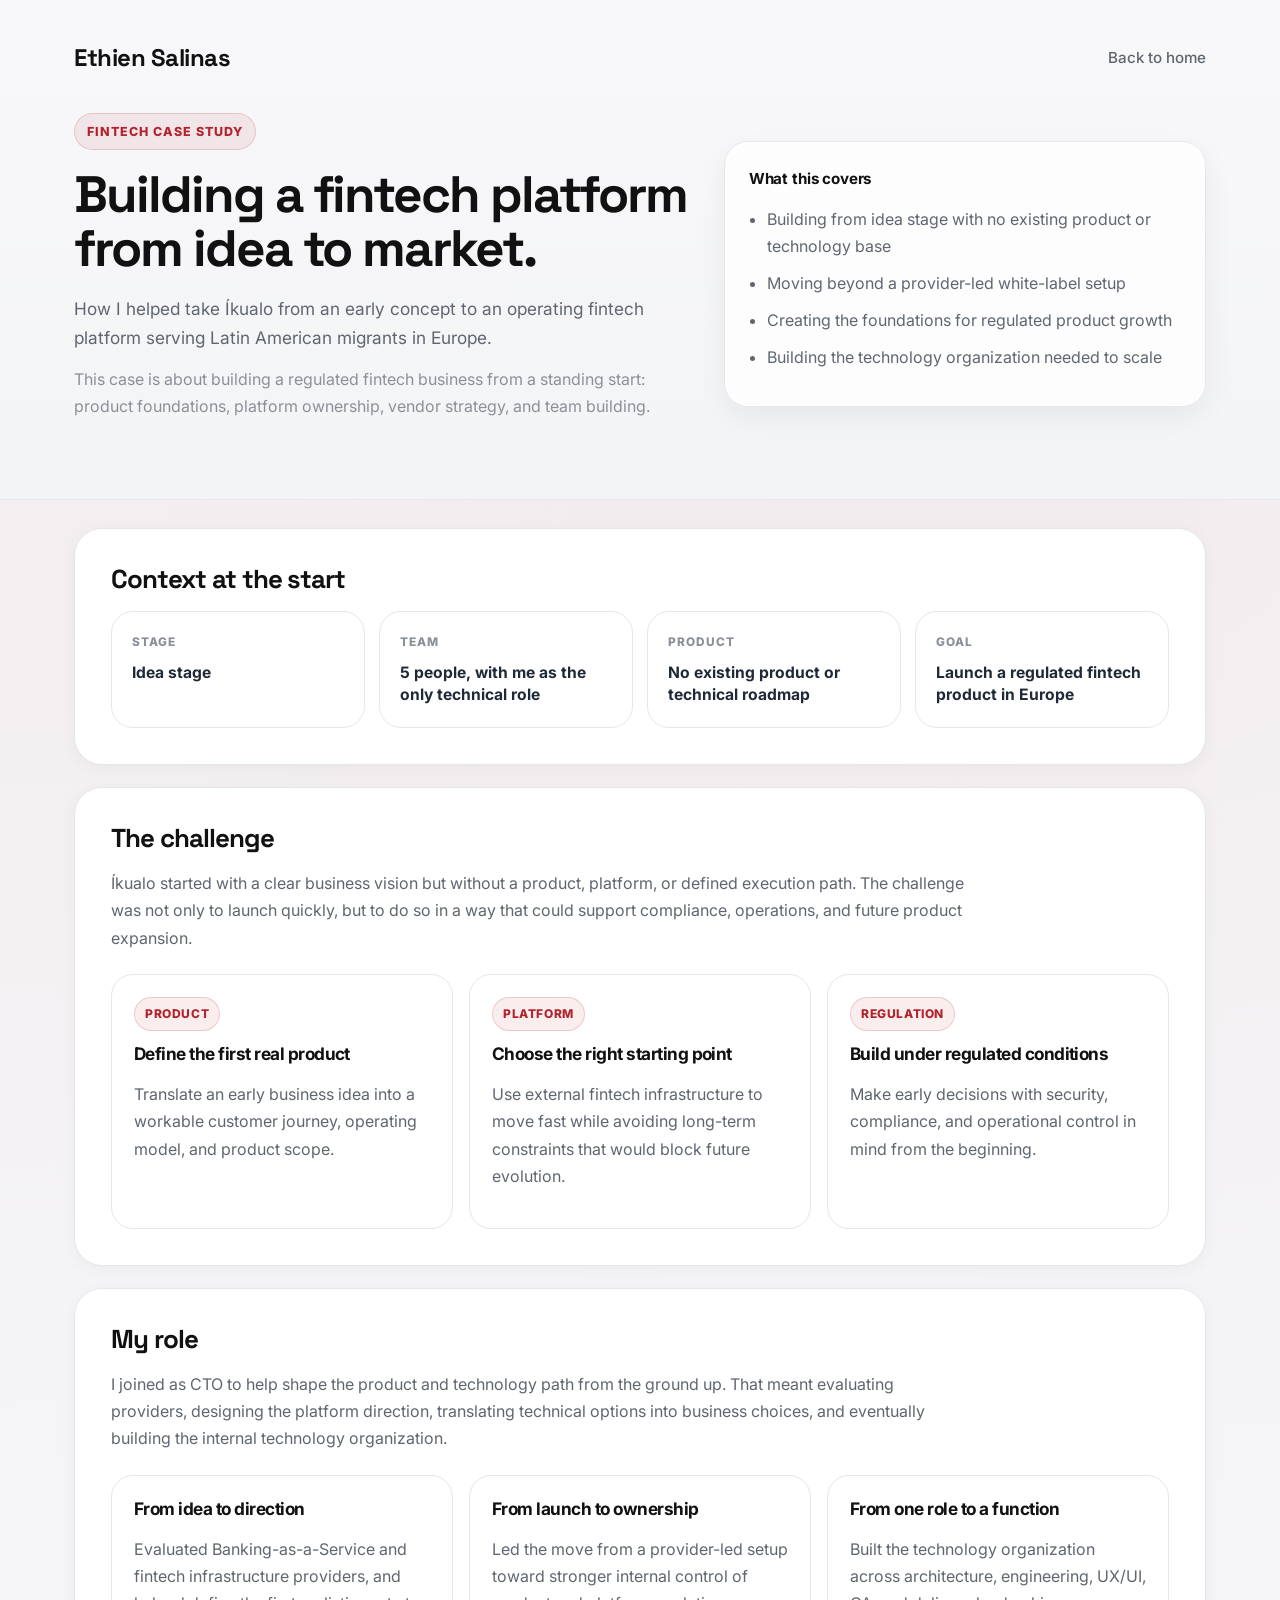
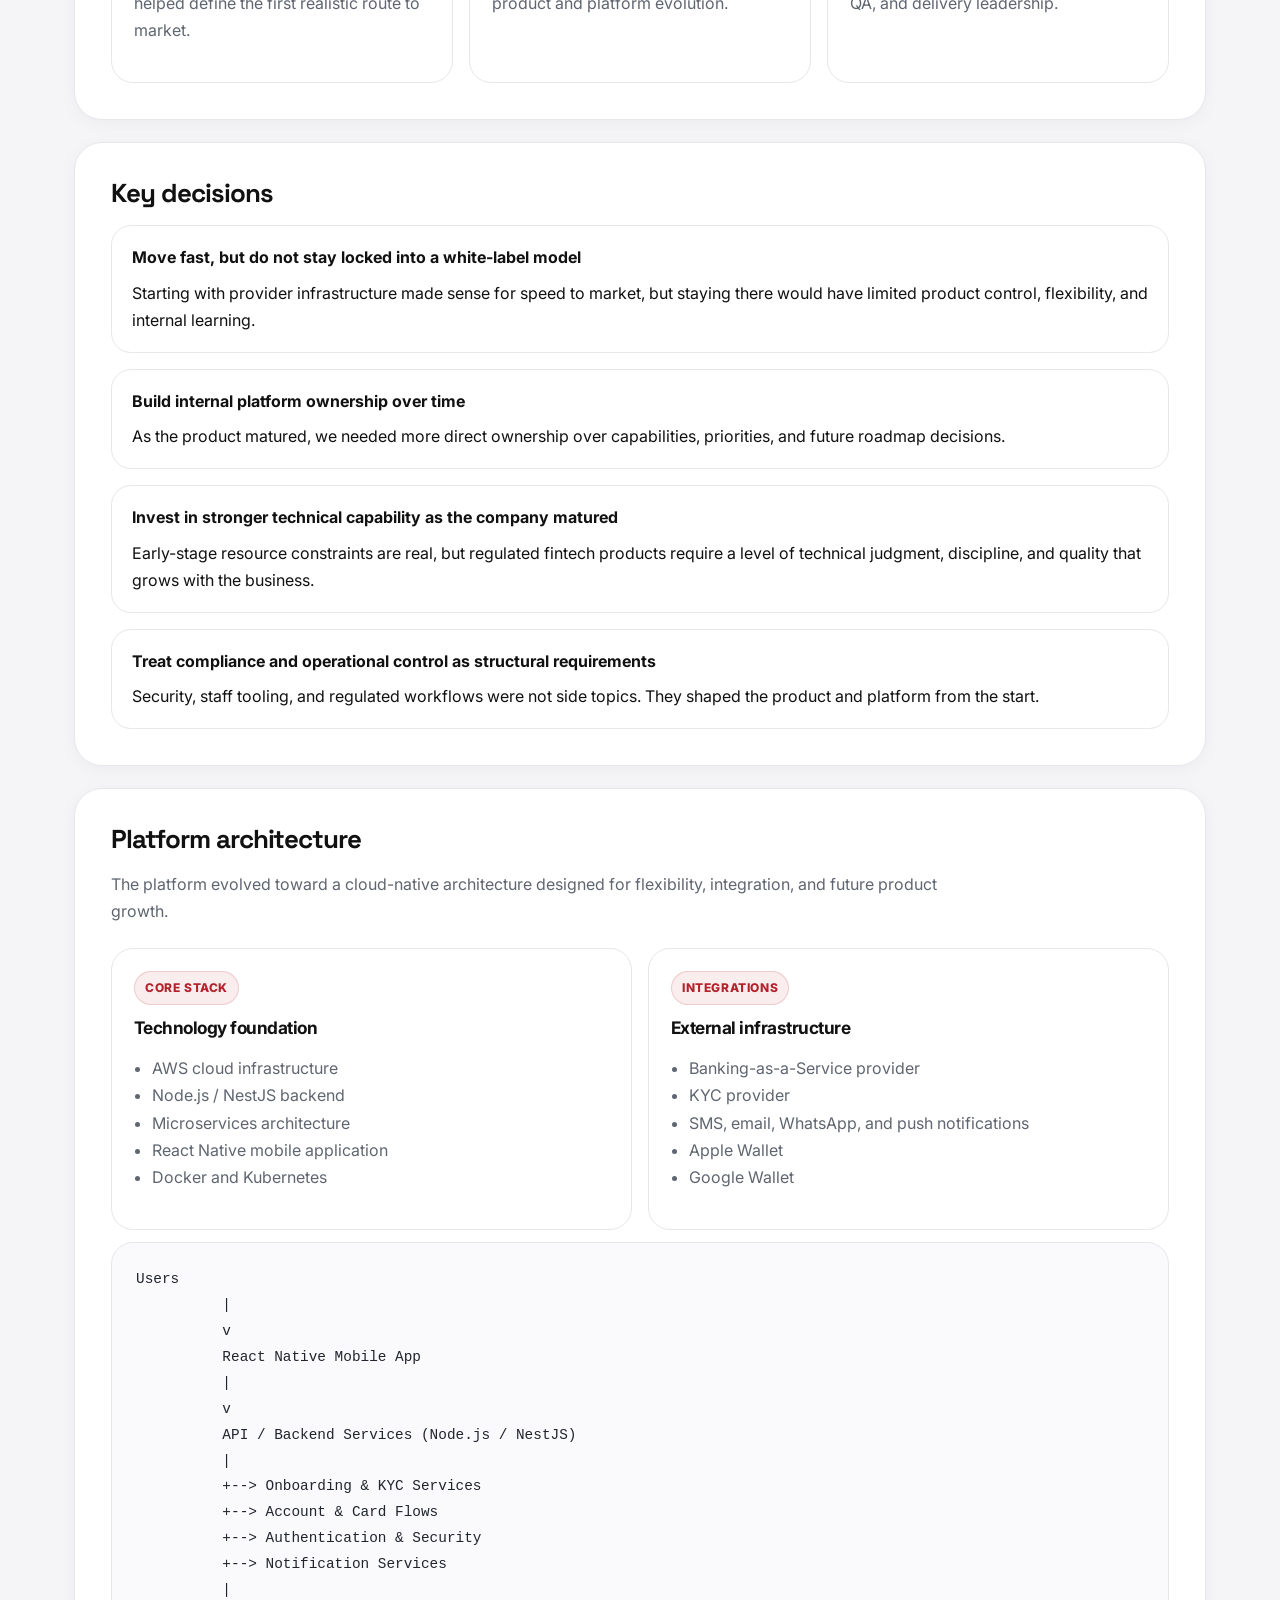
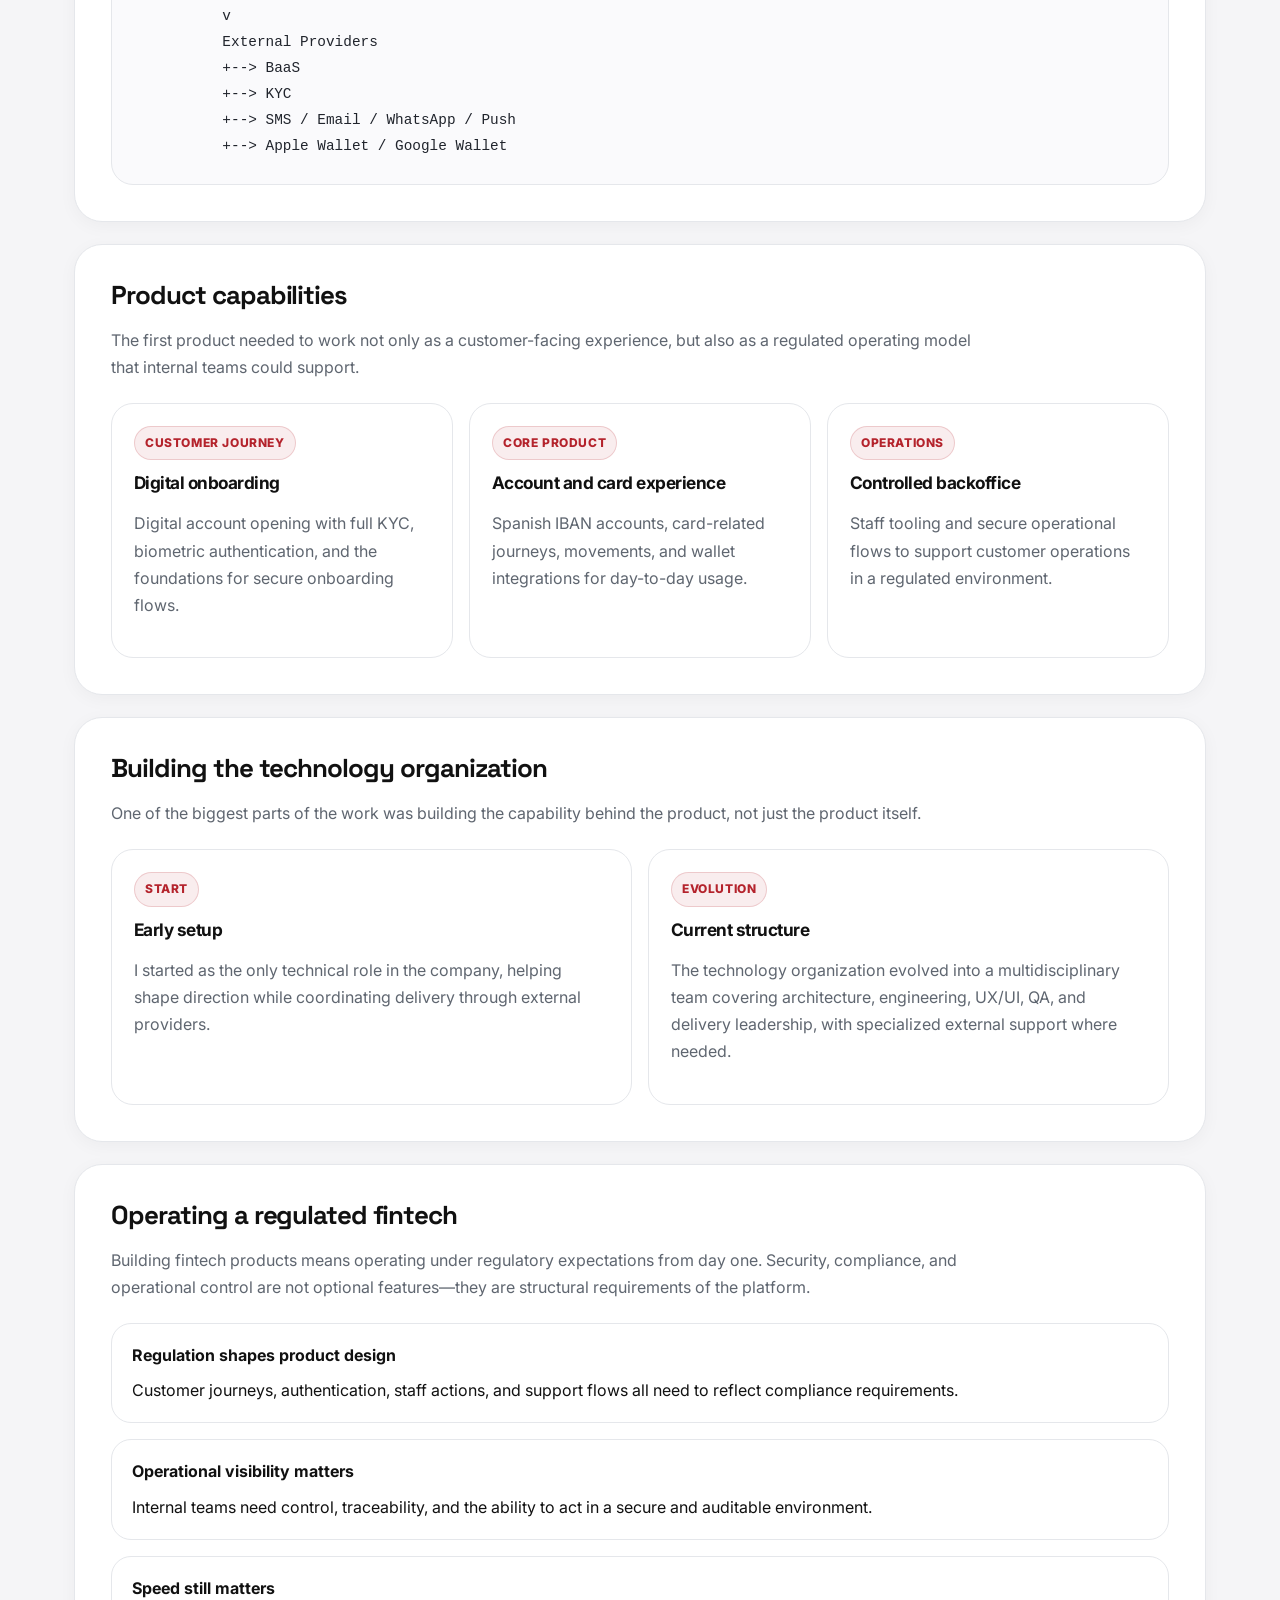
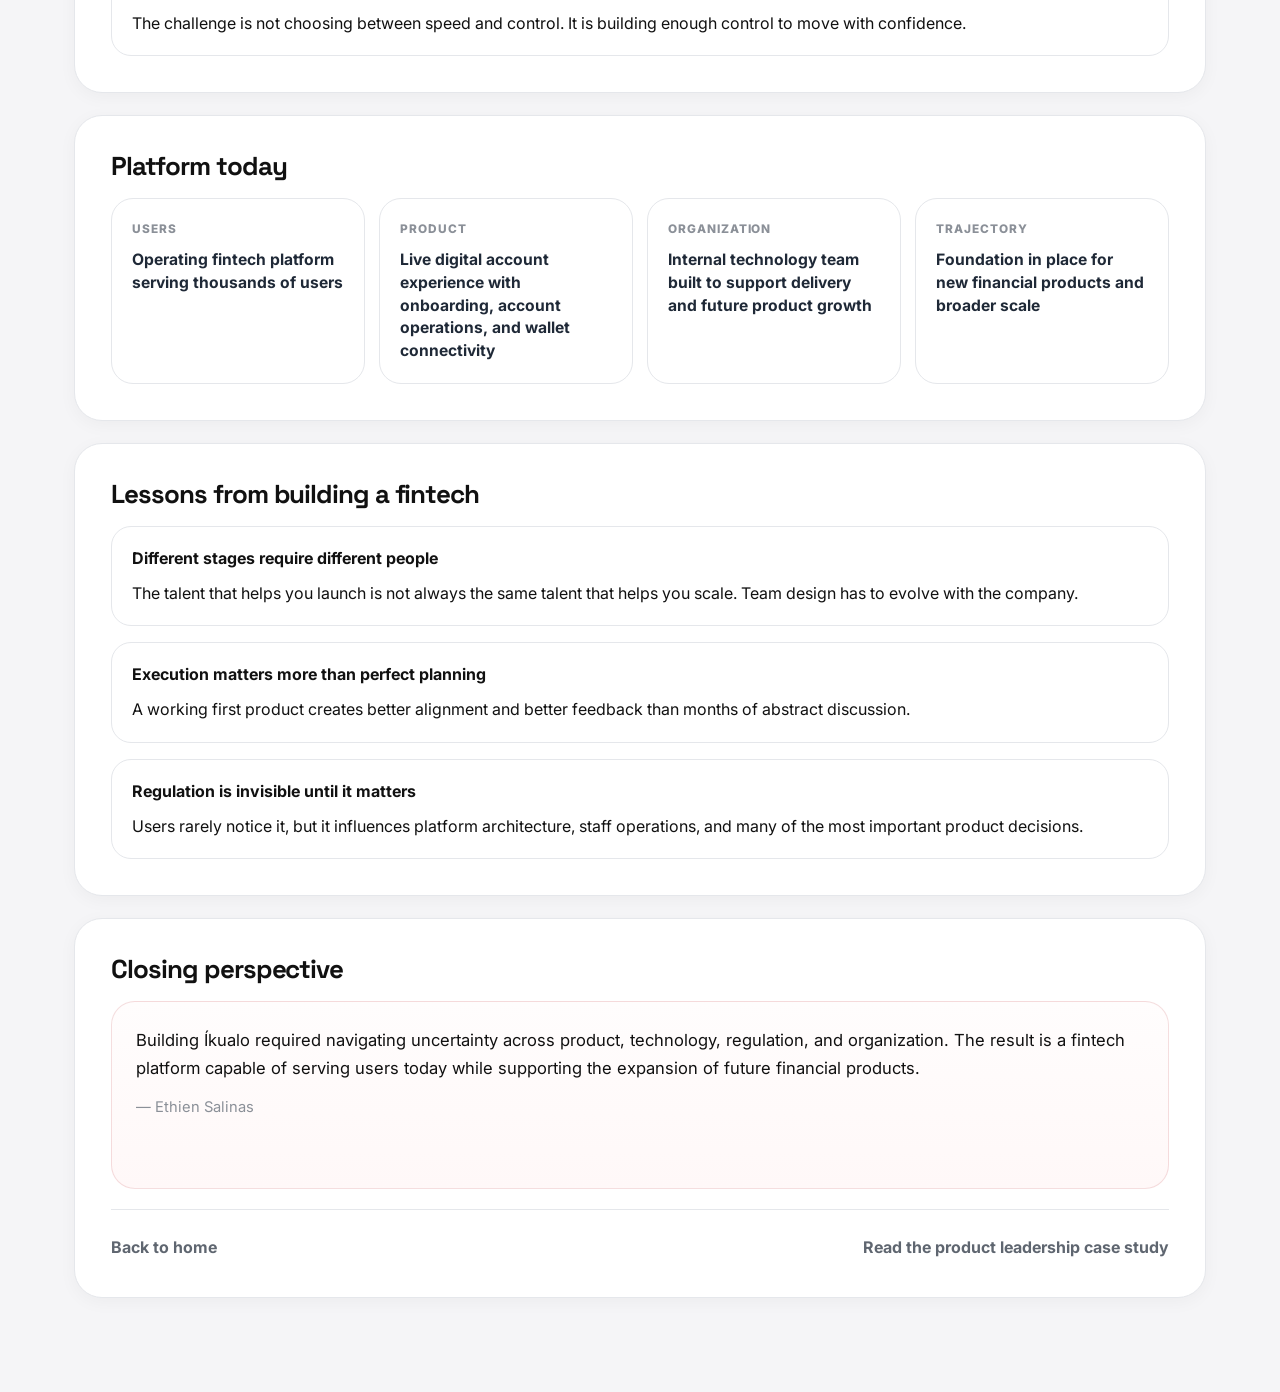
<file: case-studies/scaling-fintech.html>
<!DOCTYPE html>
<html lang="en">

<head>
  <meta charset="UTF-8" />
  <meta name="viewport" content="width=device-width, initial-scale=1.0" />
  <title>Building a Fintech Platform from Idea to Market | Ethien Salinas</title>
  <meta name="description"
    content="How Ethien Salinas helped take Íkualo from an early concept to an operating regulated fintech platform serving Latin American migrants in Europe." />
  <link rel="stylesheet" href="../css/styles.css" />
</head>

<body>
  <header class="hero">
    <div class="container">
      <div class="topbar">
        <div class="brand">Ethien Salinas</div>
        <a class="back-link" href="../index.html">Back to home</a>
      </div>

      <div class="hero-grid">
        <div>
          <div class="eyebrow">Fintech Case Study</div>
          <h1>Building a fintech platform from idea to market.</h1>
          <p class="lead">
            How I helped take Íkualo from an early concept to an operating fintech platform serving Latin American
            migrants in Europe.
          </p>
          <p class="lead-secondary">
            This case is about building a regulated fintech business from a standing start: product foundations,
            platform ownership, vendor strategy, and team building.
          </p>
        </div>

        <aside class="hero-panel">
          <h2>What this covers</h2>
          <ul>
            <li>Building from idea stage with no existing product or technology base</li>
            <li>Moving beyond a provider-led white-label setup</li>
            <li>Creating the foundations for regulated product growth</li>
            <li>Building the technology organization needed to scale</li>
          </ul>
        </aside>
      </div>
    </div>
  </header>

  <main>
    <div class="container">
      <section class="section">
        <h2>Context at the start</h2>
        <div class="stats">
          <div class="stat">
            <span class="label">Stage</span>
            <div class="value">Idea stage</div>
          </div>
          <div class="stat">
            <span class="label">Team</span>
            <div class="value">5 people, with me as the only technical role</div>
          </div>
          <div class="stat">
            <span class="label">Product</span>
            <div class="value">No existing product or technical roadmap</div>
          </div>
          <div class="stat">
            <span class="label">Goal</span>
            <div class="value">Launch a regulated fintech product in Europe</div>
          </div>
        </div>
      </section>

      <section class="section">
        <h2>The challenge</h2>
        <p class="section-intro">
          Íkualo started with a clear business vision but without a product, platform, or defined execution path. The
          challenge was not only to launch quickly, but to do so in a way that could support compliance, operations, and
          future product expansion.
        </p>

        <div class="grid-3">
          <article class="card">
            <div class="tag">Product</div>
            <h3>Define the first real product</h3>
            <p>Translate an early business idea into a workable customer journey, operating model, and product scope.
            </p>
          </article>

          <article class="card">
            <div class="tag">Platform</div>
            <h3>Choose the right starting point</h3>
            <p>Use external fintech infrastructure to move fast while avoiding long-term constraints that would block
              future evolution.</p>
          </article>

          <article class="card">
            <div class="tag">Regulation</div>
            <h3>Build under regulated conditions</h3>
            <p>Make early decisions with security, compliance, and operational control in mind from the beginning.</p>
          </article>
        </div>
      </section>

      <section class="section">
        <h2>My role</h2>
        <p class="section-intro">
          I joined as CTO to help shape the product and technology path from the ground up. That meant evaluating
          providers, designing the platform direction, translating technical options into business choices, and
          eventually building the internal technology organization.
        </p>

        <div class="grid-3">
          <article class="card">
            <h3>From idea to direction</h3>
            <p>Evaluated Banking-as-a-Service and fintech infrastructure providers, and helped define the first
              realistic route to market.</p>
          </article>

          <article class="card">
            <h3>From launch to ownership</h3>
            <p>Led the move from a provider-led setup toward stronger internal control of product and platform
              evolution.</p>
          </article>

          <article class="card">
            <h3>From one role to a function</h3>
            <p>Built the technology organization across architecture, engineering, UX/UI, QA, and delivery leadership.
            </p>
          </article>
        </div>
      </section>

      <section class="section">
        <h2>Key decisions</h2>
        <div class="principles">
          <div class="principle">
            <strong>Move fast, but do not stay locked into a white-label model</strong>
            Starting with provider infrastructure made sense for speed to market, but staying there would have limited
            product control, flexibility, and internal learning.
          </div>

          <div class="principle">
            <strong>Build internal platform ownership over time</strong>
            As the product matured, we needed more direct ownership over capabilities, priorities, and future roadmap
            decisions.
          </div>

          <div class="principle">
            <strong>Invest in stronger technical capability as the company matured</strong>
            Early-stage resource constraints are real, but regulated fintech products require a level of technical
            judgment, discipline, and quality that grows with the business.
          </div>

          <div class="principle">
            <strong>Treat compliance and operational control as structural requirements</strong>
            Security, staff tooling, and regulated workflows were not side topics. They shaped the product and platform
            from the start.
          </div>
        </div>
      </section>

      <section class="section">
        <h2>Platform architecture</h2>
        <p class="section-intro">
          The platform evolved toward a cloud-native architecture designed for flexibility, integration, and future
          product growth.
        </p>

        <div class="grid-2">
          <article class="card">
            <div class="tag">Core stack</div>
            <h3>Technology foundation</h3>
            <ul>
              <li>AWS cloud infrastructure</li>
              <li>Node.js / NestJS backend</li>
              <li>Microservices architecture</li>
              <li>React Native mobile application</li>
              <li>Docker and Kubernetes</li>
            </ul>
          </article>

          <article class="card">
            <div class="tag">Integrations</div>
            <h3>External infrastructure</h3>
            <ul>
              <li>Banking-as-a-Service provider</li>
              <li>KYC provider</li>
              <li>SMS, email, WhatsApp, and push notifications</li>
              <li>Apple Wallet</li>
              <li>Google Wallet</li>
            </ul>
          </article>
        </div>

        <div class="architecture">Users
          |
          v
          React Native Mobile App
          |
          v
          API / Backend Services (Node.js / NestJS)
          |
          +--> Onboarding & KYC Services
          +--> Account & Card Flows
          +--> Authentication & Security
          +--> Notification Services
          |
          v
          External Providers
          +--> BaaS
          +--> KYC
          +--> SMS / Email / WhatsApp / Push
          +--> Apple Wallet / Google Wallet</div>
      </section>

      <section class="section">
        <h2>Product capabilities</h2>
        <p class="section-intro">
          The first product needed to work not only as a customer-facing experience, but also as a regulated operating
          model that internal teams could support.
        </p>

        <div class="grid-3">
          <article class="card">
            <div class="tag">Customer journey</div>
            <h3>Digital onboarding</h3>
            <p>Digital account opening with full KYC, biometric authentication, and the foundations for secure
              onboarding flows.</p>
          </article>

          <article class="card">
            <div class="tag">Core product</div>
            <h3>Account and card experience</h3>
            <p>Spanish IBAN accounts, card-related journeys, movements, and wallet integrations for day-to-day usage.
            </p>
          </article>

          <article class="card">
            <div class="tag">Operations</div>
            <h3>Controlled backoffice</h3>
            <p>Staff tooling and secure operational flows to support customer operations in a regulated environment.</p>
          </article>
        </div>
      </section>

      <section class="section">
        <h2>Building the technology organization</h2>
        <p class="section-intro">
          One of the biggest parts of the work was building the capability behind the product, not just the product
          itself.
        </p>

        <div class="grid-2">
          <article class="card">
            <div class="tag">Start</div>
            <h3>Early setup</h3>
            <p>I started as the only technical role in the company, helping shape direction while coordinating delivery
              through external providers.</p>
          </article>

          <article class="card">
            <div class="tag">Evolution</div>
            <h3>Current structure</h3>
            <p>The technology organization evolved into a multidisciplinary team covering architecture, engineering,
              UX/UI, QA, and delivery leadership, with specialized external support where needed.</p>
          </article>
        </div>
      </section>

      <section class="section">
        <h2>Operating a regulated fintech</h2>
        <p class="section-intro">
          Building fintech products means operating under regulatory expectations from day one. Security, compliance,
          and operational control are not optional features—they are structural requirements of the platform.
        </p>

        <div class="principles">
          <div class="principle">
            <strong>Regulation shapes product design</strong>
            Customer journeys, authentication, staff actions, and support flows all need to reflect compliance
            requirements.
          </div>

          <div class="principle">
            <strong>Operational visibility matters</strong>
            Internal teams need control, traceability, and the ability to act in a secure and auditable environment.
          </div>

          <div class="principle">
            <strong>Speed still matters</strong>
            The challenge is not choosing between speed and control. It is building enough control to move with
            confidence.
          </div>
        </div>
      </section>

      <section class="section">
        <h2>Platform today</h2>
        <div class="stats">
          <div class="stat">
            <span class="label">Users</span>
            <div class="value">Operating fintech platform serving thousands of users</div>
          </div>
          <div class="stat">
            <span class="label">Product</span>
            <div class="value">Live digital account experience with onboarding, account operations, and wallet
              connectivity</div>
          </div>
          <div class="stat">
            <span class="label">Organization</span>
            <div class="value">Internal technology team built to support delivery and future product growth</div>
          </div>
          <div class="stat">
            <span class="label">Trajectory</span>
            <div class="value">Foundation in place for new financial products and broader scale</div>
          </div>
        </div>
      </section>

      <section class="section">
        <h2>Lessons from building a fintech</h2>
        <div class="principles">
          <div class="principle">
            <strong>Different stages require different people</strong>
            The talent that helps you launch is not always the same talent that helps you scale. Team design has to
            evolve with the company.
          </div>

          <div class="principle">
            <strong>Execution matters more than perfect planning</strong>
            A working first product creates better alignment and better feedback than months of abstract discussion.
          </div>

          <div class="principle">
            <strong>Regulation is invisible until it matters</strong>
            Users rarely notice it, but it influences platform architecture, staff operations, and many of the most
            important product decisions.
          </div>
        </div>
      </section>

      <section class="section">
        <h2>Closing perspective</h2>
        <div class="quote">
          <p>
            Building Íkualo required navigating uncertainty across product, technology, regulation, and organization.
            The result is a fintech platform capable of serving users today while supporting the expansion of future
            financial products.
          </p>
          <footer>— Ethien Salinas</footer>
        </div>

        <div class="footer-nav">
          <a href="../index.html">Back to home</a>
          <a href="./product-ownership.html">Read the product leadership case study</a>
        </div>
      </section>
    </div>
  </main>
</body>

</html>
</file>
<file: css/styles.css>
@import url('https://fonts.googleapis.com/css2?family=Inter:wght@400;500;600;700;800&family=Space+Grotesk:wght@500;700&display=swap');

:root {
  --bg: #f5f5f7;
  --bg-soft: #fafafb;
  --surface: #ffffff;
  --surface-2: #f8f8fa;
  --surface-3: #f1f2f5;
  --text: #111111;
  --text-soft: #1f2937;
  --muted: #5f6670;
  --muted-soft: #8b9098;
  --line: #e5e7eb;
  --line-strong: #d9dde3;
  --accent: #b4232c;
  --accent-soft: #d14b57;
  --accent-tint: rgba(180, 35, 44, 0.08);
  --accent-line: rgba(180, 35, 44, 0.18);
  --max-width: 1180px;
  --radius: 24px;
  --shadow: 0 10px 30px rgba(17, 17, 17, 0.06);
  --shadow-soft: 0 4px 18px rgba(17, 17, 17, 0.04);
}

* {
  box-sizing: border-box;
}

html {
  scroll-behavior: smooth;
}

body {
  margin: 0;
  background:
    radial-gradient(circle at top left, rgba(180, 35, 44, 0.05), transparent 24%),
    radial-gradient(circle at 90% 8%, rgba(180, 35, 44, 0.035), transparent 18%),
    var(--bg);
  color: var(--text);
  font-family: "Inter", -apple-system, BlinkMacSystemFont, "Segoe UI", sans-serif;
  line-height: 1.7;
  -webkit-font-smoothing: antialiased;
  text-rendering: optimizeLegibility;
}

a {
  color: inherit;
  text-decoration: none;
}

.container {
  width: 100%;
  max-width: var(--max-width);
  margin: 0 auto;
  padding: 0 24px;
}

/* HERO */

.hero {
  position: relative;
  padding: 28px 0 64px;
  background: linear-gradient(180deg, #f8f8fa 0%, #f3f4f6 100%);
  border-bottom: 1px solid var(--line);
}

.nav,
.topbar {
  display: flex;
  justify-content: space-between;
  align-items: center;
  gap: 20px;
  padding: 10px 0 34px;
}

.brand {
  font-family: "Space Grotesk", "Inter", sans-serif;
  font-size: 1.5rem;
  font-weight: 800;
  letter-spacing: -0.02em;
  color: var(--text);
}

.nav-links,
.links {
  display: flex;
  flex-wrap: wrap;
  gap: 18px;
}

.nav-links a,
.links a,
.back-link {
  color: var(--muted);
  font-size: 0.95rem;
  font-weight: 500;
  transition: color 0.2s ease;
}

.nav-links a:hover,
.links a:hover,
.back-link:hover {
  color: var(--text);
}

.hero-grid {
  display: grid;
  grid-template-columns: minmax(0, 1.12fr) minmax(320px, 0.88fr);
  gap: 36px;
  align-items: center;
}

.eyebrow {
  display: inline-flex;
  align-items: center;
  gap: 8px;
  padding: 7px 12px;
  border: 1px solid var(--accent-line);
  border-radius: 999px;
  background: var(--accent-tint);
  color: var(--accent);
  font-size: 0.78rem;
  font-weight: 800;
  text-transform: uppercase;
  letter-spacing: 0.08em;
  margin-bottom: 18px;
}

h1 {
  margin: 0 0 18px;
  font-family: "Space Grotesk", "Inter", sans-serif;
  font-size: clamp(2.6rem, 4vw, 3.4rem);
  line-height: 1.05;
  letter-spacing: -0.04em;
  max-width: 720px;
  color: var(--text);
}

.lead {
  margin: 0 0 14px;
  max-width: 720px;
  font-size: 1.08rem;
  color: var(--muted);
}

.lead-secondary {
  margin: 0 0 14px;
  max-width: 720px;
  font-size: 1rem;
  color: var(--muted-soft);
}

.lead-tertiary {
  margin: 0;
  max-width: 720px;
  font-size: 0.98rem;
  color: var(--muted-soft);
}

.hero-actions {
  display: flex;
  flex-wrap: wrap;
  gap: 12px;
  margin-top: 28px;
}

.button {
  display: inline-flex;
  align-items: center;
  justify-content: center;
  min-height: 46px;
  padding: 0 18px;
  border-radius: 999px;
  font-size: 0.95rem;
  font-weight: 700;
  transition: transform 0.2s ease, border-color 0.2s ease, background 0.2s ease, color 0.2s ease;
}

.button:hover {
  transform: translateY(-1px);
}

.button-primary {
  background: var(--text);
  color: #ffffff;
  border: 1px solid var(--text);
}

.button-primary:hover {
  background: #222222;
  border-color: #222222;
}

.button-secondary {
  background: transparent;
  color: var(--text);
  border: 1px solid var(--line-strong);
}

.button-secondary:hover {
  border-color: var(--accent-line);
  color: var(--accent);
}

.hero-panel {
  background: rgba(255, 255, 255, 0.78);
  border: 1px solid var(--line);
  border-radius: 24px;
  padding: 24px;
  box-shadow: var(--shadow);
  backdrop-filter: blur(8px);
}

.hero-panel h2 {
  margin: 0 0 14px;
  font-size: 0.95rem;
  font-weight: 700;
  color: var(--text);
  letter-spacing: -0.01em;
}

.hero-panel ul {
  margin: 0;
  padding-left: 18px;
  color: var(--muted);
}

.hero-panel li {
  margin-bottom: 10px;
}

/* MAIN */

main {
  padding: 28px 0 72px;
}

.section {
  background: var(--surface);
  border: 1px solid var(--line);
  border-radius: 28px;
  box-shadow: var(--shadow-soft);
  padding: 36px;
  margin-bottom: 22px;
}

.section h2 {
  margin: 0 0 18px;
  font-family: "Space Grotesk", "Inter", sans-serif;
  font-size: 1.62rem;
  line-height: 1.08;
  letter-spacing: -0.04em;
  color: var(--text);
}

.section-intro {
  margin: 0 0 22px;
  max-width: 860px;
  color: var(--muted);
}

/* STATS */

.stats {
  display: grid;
  grid-template-columns: repeat(4, 1fr);
  gap: 14px;
}

.stat {
  background: var(--surface);
  border: 1px solid var(--line);
  border-radius: 22px;
  padding: 20px;
  box-shadow: none;
}

.stat .label {
  display: block;
  margin-bottom: 10px;
  color: var(--muted-soft);
  font-size: 0.74rem;
  font-weight: 800;
  text-transform: uppercase;
  letter-spacing: 0.08em;
}

.stat .value {
  font-size: 0.98rem;
  font-weight: 700;
  line-height: 1.45;
  color: var(--text-soft);
}

/* GRIDS */

.grid-2,
.grid-3,
.grid-4 {
  display: grid;
  gap: 16px;
}

.grid-2 {
  grid-template-columns: repeat(2, 1fr);
}

.grid-3 {
  grid-template-columns: repeat(3, 1fr);
}

.grid-4 {
  grid-template-columns: repeat(4, 1fr);
}

/* CARDS */

.card,
.experience-item,
.company,
.contact-card {
  background: var(--surface);
  border: 1px solid var(--line);
  border-radius: 22px;
  padding: 22px;
  box-shadow: none;
}

.card h3,
.company h3,
.experience-item h3,
.portfolio-item h3,
.timeline-item h3 {
  margin: 0 0 10px;
  font-size: 1.08rem;
  line-height: 1.28;
  letter-spacing: -0.03em;
  color: var(--text);
}

.card p,
.card li,
.company p,
.company li,
.experience-item li,
.contact-card p,
.timeline-item p {
  color: var(--muted);
}

.card ul,
.company ul,
.experience-item ul,
.hero-panel ul {
  padding-left: 18px;
}

.tag {
  display: inline-block;
  margin-bottom: 12px;
  padding: 6px 10px;
  background: var(--accent-tint);
  color: var(--accent);
  border: 1px solid var(--accent-line);
  border-radius: 999px;
  font-size: 0.75rem;
  font-weight: 800;
  letter-spacing: 0.05em;
  text-transform: uppercase;
}

.meta,
.role-meta {
  color: var(--muted-soft);
  font-size: 0.92rem;
  margin-top: 12px;
}

.role-meta {
  margin-bottom: 14px;
}

.experience-list,
.portfolio-list,
.company-list,
.principles {
  display: grid;
  gap: 16px;
}

/* PORTFOLIO ITEMS */

.portfolio-item {
  display: grid;
  grid-template-columns: 1fr auto;
  gap: 20px;
  align-items: center;
  background: var(--surface);
  border: 1px solid var(--line);
  border-radius: 22px;
  padding: 22px;
}

.portfolio-item p {
  margin: 0;
  max-width: 760px;
  color: var(--muted);
}

/* LINKS / CTAS */

.portfolio-link,
.read-more {
  display: inline-flex;
  align-items: center;
  gap: 8px;
  width: fit-content;
  font-weight: 700;
  color: var(--text);
  padding-bottom: 2px;
  border-bottom: 1px solid rgba(180, 35, 44, 0.35);
  transition: color 0.2s ease, border-color 0.2s ease, transform 0.2s ease;
}

.portfolio-link:hover,
.read-more:hover {
  color: var(--accent);
  border-bottom-color: var(--accent);
  transform: translateX(2px);
}

/* CODE / DIAGRAMS */

.framework,
.architecture {
  margin-top: 12px;
  background: #fafafc;
  color: #20242c;
  border: 1px solid var(--line);
  border-radius: 22px;
  padding: 24px;
  overflow-x: auto;
  font-family: ui-monospace, SFMono-Regular, Menlo, Monaco, Consolas, monospace;
  font-size: 0.9rem;
  line-height: 1.8;
  white-space: pre;
}

/* PRINCIPLES */

.principle {
  background: var(--surface);
  border: 1px solid var(--line);
  border-radius: 20px;
  padding: 18px 20px;
}

.principle strong {
  display: block;
  margin-bottom: 8px;
  color: var(--text);
}

/* FIT */

.fit-list {
  display: grid;
  grid-template-columns: repeat(4, 1fr);
  gap: 14px;
}

.fit-item {
  background: var(--surface);
  border: 1px solid var(--line);
  border-radius: 20px;
  padding: 18px;
  font-weight: 700;
  line-height: 1.4;
  color: var(--text);
}

/* QUOTE */

.quote {
  background: linear-gradient(180deg, #fffdfd, #fff8f8);
  border: 1px solid rgba(180, 35, 44, 0.14);
  border-radius: 24px;
  padding: 24px;
}

.quote p {
  margin: 0;
  color: var(--text);
  font-size: 1.04rem;
}

.quote footer {
  margin-top: 12px;
  color: var(--muted-soft);
  font-size: 0.92rem;
}

/* CONTACT */

.contact-grid {
  display: grid;
  grid-template-columns: repeat(2, 1fr);
  gap: 16px;
}

.contact-card h3 {
  margin: 0 0 8px;
  font-size: 1rem;
  color: var(--text);
}

/* FOOTER NAV */

.footer-nav {
  display: flex;
  justify-content: space-between;
  gap: 16px;
  margin-top: 20px;
  padding-top: 24px;
  border-top: 1px solid var(--line);
  flex-wrap: wrap;
}

.footer-nav a {
  color: var(--muted);
  font-weight: 700;
}

.footer-nav a:hover {
  color: var(--text);
}

/* TIMELINE */

.timeline {
  position: relative;
  display: grid;
  gap: 18px;
}

.timeline::before {
  content: "";
  position: absolute;
  left: 13px;
  top: 6px;
  bottom: 6px;
  width: 2px;
  background: linear-gradient(180deg, var(--accent), rgba(180, 35, 44, 0.12));
}

.timeline-item {
  position: relative;
  padding-left: 42px;
}

.timeline-dot {
  position: absolute;
  left: 0;
  top: 2px;
  width: 28px;
  height: 28px;
  border-radius: 999px;
  border: 1px solid rgba(180, 35, 44, 0.24);
  background: rgba(180, 35, 44, 0.1);
  box-shadow: inset 0 0 0 6px rgba(180, 35, 44, 0.08);
}

/* SPLIT HIGHLIGHT */

.split-highlight {
  display: grid;
  grid-template-columns: 1.15fr 0.85fr;
  gap: 16px;
}

.highlight-panel {
  background: var(--surface);
  border: 1px solid var(--line);
  border-radius: 24px;
  padding: 22px;
}

.kicker {
  display: block;
  margin-bottom: 8px;
  color: var(--accent);
  font-size: 0.78rem;
  font-weight: 800;
  letter-spacing: 0.08em;
  text-transform: uppercase;
}

/* FOOTER */

footer {
  padding: 0 0 44px;
  color: var(--muted-soft);
  font-size: 0.92rem;
}

/* RESPONSIVE */

@media (max-width: 980px) {

  .hero-grid,
  .stats,
  .grid-4,
  .grid-3,
  .grid-2,
  .fit-list,
  .contact-grid,
  .split-highlight {
    grid-template-columns: 1fr;
  }

  .portfolio-item {
    grid-template-columns: 1fr;
    align-items: start;
  }
}

@media (max-width: 720px) {
  .container {
    padding: 0 18px;
  }

  .hero {
    padding: 22px 0 56px;
  }

  .section {
    padding: 24px 20px;
    border-radius: 24px;
  }

  .nav,
  .topbar {
    flex-direction: column;
    align-items: flex-start;
    padding-bottom: 24px;
  }

  .nav-links,
  .links {
    gap: 14px;
  }

  h1 {
    font-size: 2.9rem;
  }

  .lead {
    font-size: 1rem;
  }
}
</file>
